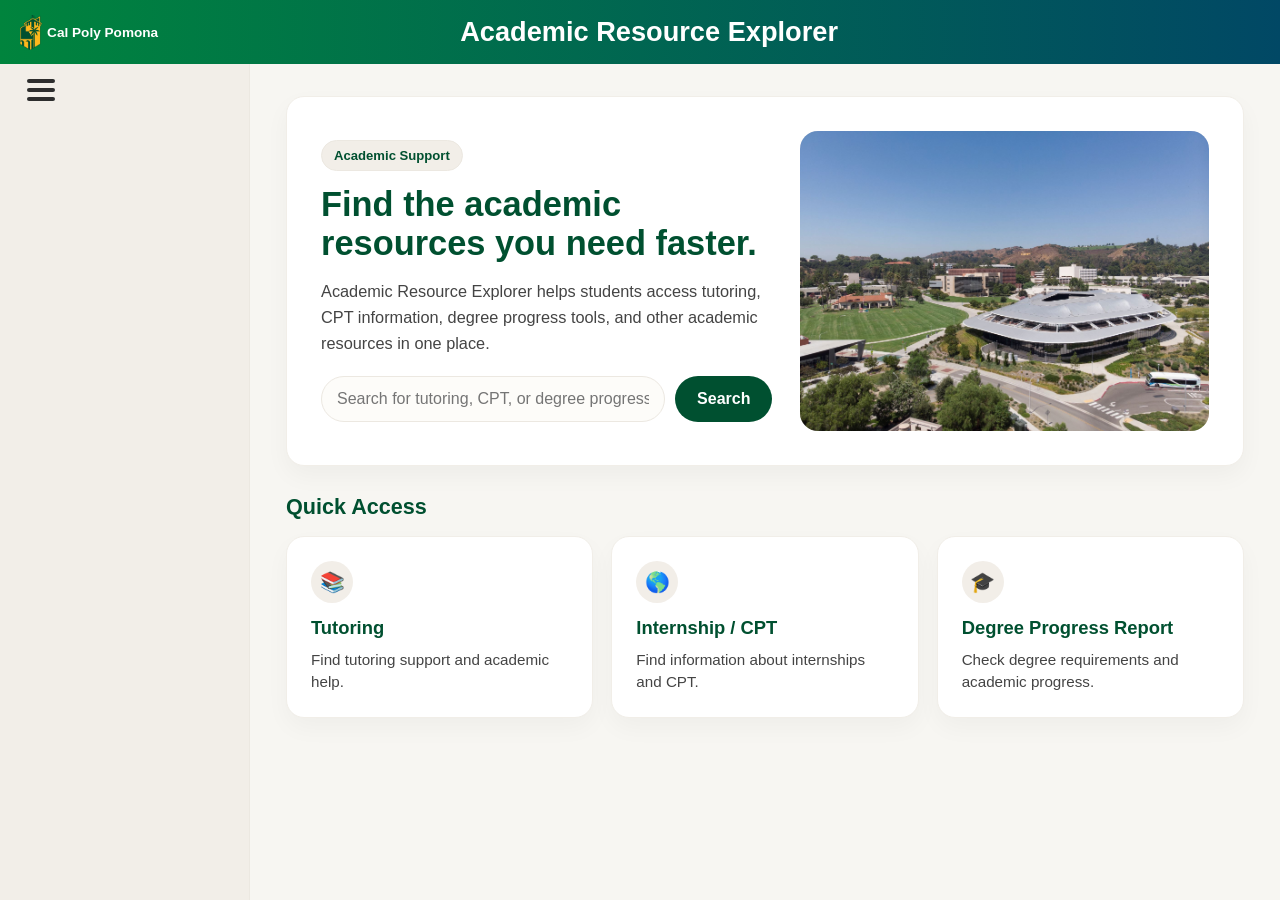
<file: index.html>
<!DOCTYPE html>
<html lang="en">
<head>
  <meta charset="UTF-8">
  <title>Academic Resource Explorer - Home</title>
  <link rel="stylesheet" href="style.css">
</head>

<body>

  <header class="header">
    <div class="header-left">
      <img src="logo.png" height = "35" alt="Cal Poly Pomona logo">
      <span class="header-subtitle">Cal Poly Pomona</span>
    </div>

    <div class="header-title">
      Academic Resource Explorer
    </div>

    <div class="header-right"></div>
  </header>

  <div class="website">

    <aside class="sidebar" id="sidebar">
      <div class="sidebar-inner">

        <div class="menu-wrap" id="menuWrap">
          <button class="menu-btn" id="menuBtn" aria-expanded="false" aria-label="Open menu">
            <span></span>
            <span></span>
            <span></span>
          </button>

          <div class="dropdown-menu">
          <a href="index.html" class="dropdown-item">
            <span class="dropdown-icon">🏠︎</span>
            <span>Home</span>
          </a>

          <a href="#" class="dropdown-item">
            <span class="dropdown-icon">🔎︎</span>
            <span>Search</span>
          </a>

          <a href="#" class="dropdown-item">
            <span class="dropdown-icon">ጸ</span>
            <span>Profile</span>
          </a>

          <a href="#" class="dropdown-item">
            <span class="dropdown-icon">➜</span>
            <span>Log out</span>
          </a>
        </div>
        </div>

      </div>
    </aside>

    <main class="main">

      <section class="home-hero">
        <div class="home-hero-text">
          <p class="home-label">Academic Support</p>

          <h1>Find the academic resources you need faster.</h1>

          <p class="home-description">
            Academic Resource Explorer helps students access tutoring, CPT information,
            degree progress tools, and other academic resources in one place.
          </p>

          <div class="search-area">
            <input type="text" placeholder="Search for tutoring, CPT, or degree progress">
            <button class="search-btn">Search</button>
          </div>
        </div>

        <div class="home-image-box">
          <img src="images/cpp.jpg" alt="CPP campus image" class="home-image">
        </div>
      </section>

      <section class="quick-section">
        <div class="section-header">
          <h2>Quick Access</h2>
        </div>

        <div class="quick-access-grid">

          <a href="tutoring.html" class="home-quick-card">
            <span class="quick-icon">📚</span>
            <h3>Tutoring</h3>
            <p>Find tutoring support and academic help.</p>
          </a>

          <a href="international.html" class="home-quick-card">
            <span class="quick-icon">🌎</span>
            <h3>Internship / CPT</h3>
            <p>Find information about internships and CPT.</p>
          </a>

          <a href="degreeReport.html" class="home-quick-card">
            <span class="quick-icon">🎓</span>
            <h3>Degree Progress Report</h3>
            <p>Check degree requirements and academic progress.</p>
          </a>

        </div>
      </section>

    </main>

  </div>

  <script>
    const menuWrap = document.getElementById("menuWrap");
    const menuBtn = document.getElementById("menuBtn");

    function toggleDropdown(event) {
      event.stopPropagation();
      const isOpen = menuWrap.classList.toggle("open");
      menuBtn.setAttribute("aria-expanded", isOpen ? "true" : "false");
    }

    function closeDropdown() {
      menuWrap.classList.remove("open");
      menuBtn.setAttribute("aria-expanded", "false");
    }

    menuBtn.addEventListener("click", toggleDropdown);

    document.addEventListener("click", (event) => {
      if (!menuWrap.contains(event.target)) {
        closeDropdown();
      }
    });
  </script>

</body>
</html>
</file>
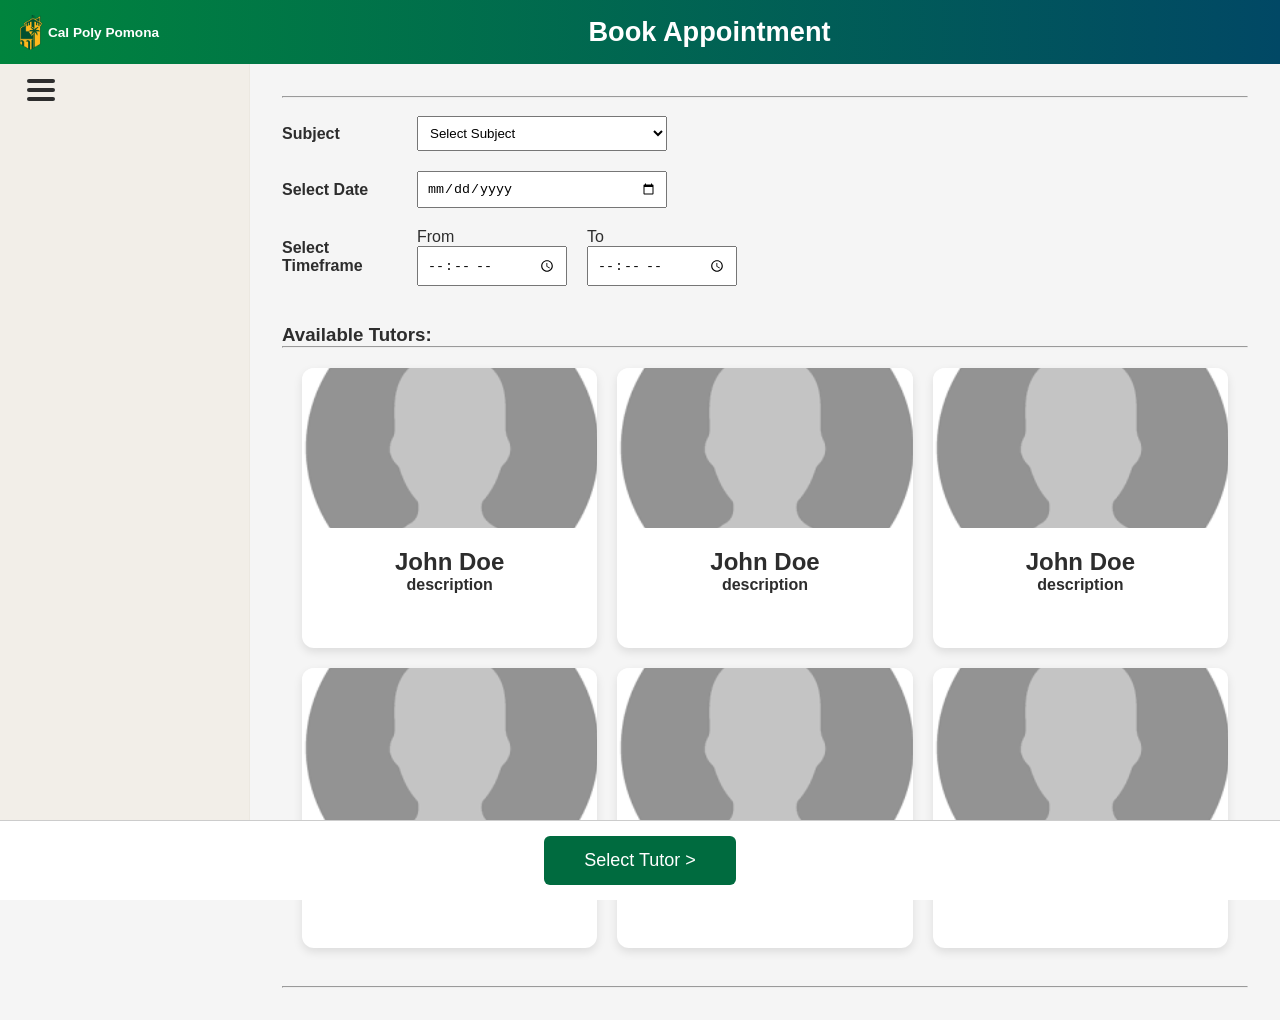
<file: bookAppointment.html>
<!DOCTYPE html>
<html lang="en">
<head>
  <meta charset="UTF-8" />
  <meta name="viewport" content="width=device-width, initial-scale=1.0" />
  <link rel="stylesheet" href="css/t5.css" />
  <title>Header and Sidebar</title>
</head>
<body>

  <header class="header">
    <div class="header-left">
      <img src="images/logo.png" alt="Cal Poly Pomona Logo" class="logo">
      <span class="header-subtitle">Cal Poly Pomona</span>
    </div>

    <h1 class="header-title">Book Appointment</h1>

    <div class="header-right"></div>
  </header>

  <div class="website">
    <aside class="sidebar">
      <div class="menu-wrap" id="menuWrap">
        <button class="menu-btn" id="menuBtn" aria-label="Toggle menu" aria-expanded="false">
          <span></span>
          <span></span>
          <span></span>
        </button>

        <div class="dropdown-menu">
          <a href="index.html" class="dropdown-item">
            <span class="dropdown-icon">🏠︎</span>
            <span>Home</span>
          </a>

          <a href="#" class="dropdown-item">
            <span class="dropdown-icon">🔎︎</span>
            <span>Search</span>
          </a>

          <a href="#" class="dropdown-item">
            <span class="dropdown-icon">ጸ</span>
            <span>Profile</span>
          </a>

          <a href="#" class="dropdown-item">
            <span class="dropdown-icon">➜</span>
            <span>Log out</span>
          </a>
        </div>
      </div>
    </aside>

    <main class="main">
      

<hr>
<br>

<link rel="stylesheet" href="css/t1.css">
<div class="form-group">
  <label for="subject">Subject</label>
  <select id="subject">
    <option>Select Subject</option>
    <option>Math</option>
    <option>Computer Science</option>
    <option>Writing</option>
  </select>
</div>

<div class="form-group">
  <label for="date">Select Date</label>
  <input type="date" id="date">
</div>

<div class="form-group">
  <label>Select Timeframe</label>

  <div class="timeframe">
    <div>
      <span>From</span>
      <input type="time">
    </div>

    <div>
      <span>To</span>
      <input type="time">
    </div>
  </div>
</div>

<br>



<h3>Available Tutors:</h3>
<hr>

<link rel="stylesheet" href="css/t3.css">

<body>
<div class="container">

<label class="box tutor-card">
  <input type="radio" name="selectedTutor" hidden>
  <img src="images/johndoe.png" style="width:300px;height:160px">
  <div class="content">
    <h2>John Doe</h2>
    <p>description</p>
  </div>
</label>

<label class="box tutor-card">
  <input type="radio" name="selectedTutor" hidden>
  <img src="images/johndoe.png" style="width:300px;height:160px">
  <div class="content">
    <h2>John Doe</h2>
    <p>description</p>
  </div>
</label>

<label class="box tutor-card">
  <input type="radio" name="selectedTutor" hidden>
  <img src="images/johndoe.png" style="width:300px;height:160px">
  <div class="content">
    <h2>John Doe</h2>
    <p>description</p>
  </div>
</label>

<label class="box tutor-card">
  <input type="radio" name="selectedTutor" hidden>
  <img src="images/johndoe.png" style="width:300px;height:160px">
  <div class="content">
    <h2>John Doe</h2>
    <p>description</p>
  </div>
</label>

<label class="box tutor-card">
  <input type="radio" name="selectedTutor" hidden>
  <img src="images/johndoe.png" style="width:300px;height:160px">
  <div class="content">
    <h2>John Doe</h2>
    <p>description</p>
  </div>
</label>

<label class="box tutor-card">
  <input type="radio" name="selectedTutor" hidden>
  <img src="images/johndoe.png" style="width:300px;height:160px">
  <div class="content">
    <h2>John Doe</h2>
    <p>description</p>
  </div>
</label>

<div class="bottom-select">
  <a href="bookConfirmation.html">
  <button>Select Tutor ></button></a>
</div>

</div>

</body>

<br>
<hr>


    </main>
  </div>

  <script src="t6.js"></script>
</body>
</html>
</file>
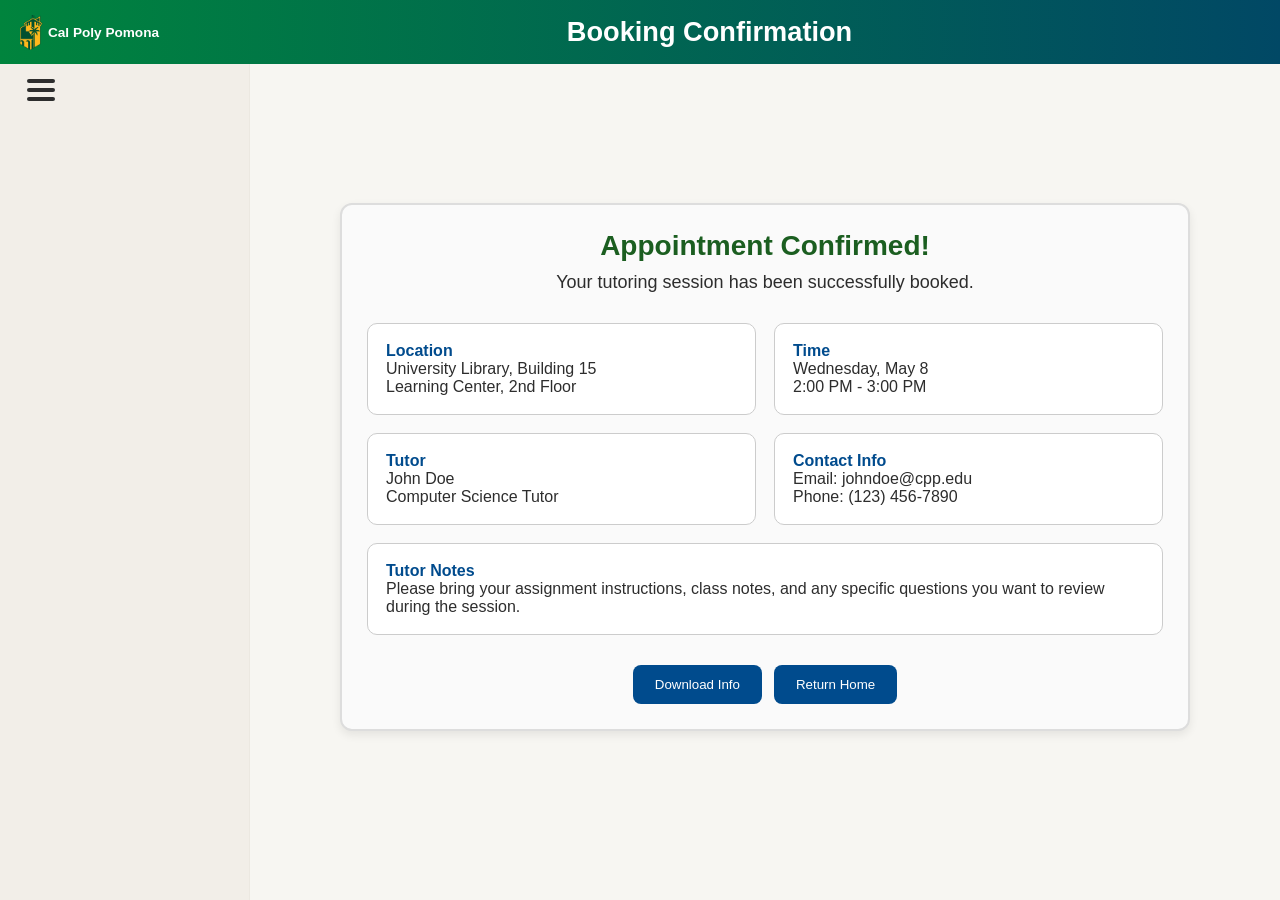
<file: bookConfirmation.html>
<!DOCTYPE html>
<html lang="en">
<head>
  <meta charset="UTF-8" />
  <meta name="viewport" content="width=device-width, initial-scale=1.0" />
  <link rel="stylesheet" href="css/t5.css" />
  <title>Header and Sidebar</title>
</head>
<body>

  <header class="header">
    <div class="header-left">
      <img src="images/logo.png" alt="Cal Poly Pomona Logo" class="logo">
      <span class="header-subtitle">Cal Poly Pomona</span>
    </div>

    <h1 class="header-title">Booking Confirmation</h1>

    <div class="header-right"></div>
  </header>

  <div class="website">
    <aside class="sidebar">
      <div class="menu-wrap" id="menuWrap">
        <button class="menu-btn" id="menuBtn" aria-label="Toggle menu" aria-expanded="false">
          <span></span>
          <span></span>
          <span></span>
        </button>

        <div class="dropdown-menu">
          <a href="index.html" class="dropdown-item">
            <span class="dropdown-icon">🏠︎</span>
            <span>Home</span>
          </a>

          <a href="#" class="dropdown-item">
            <span class="dropdown-icon">🔎︎</span>
            <span>Search</span>
          </a>

          <a href="#" class="dropdown-item">
            <span class="dropdown-icon">ጸ</span>
            <span>Profile</span>
          </a>

          <a href="#" class="dropdown-item">
            <span class="dropdown-icon">➜</span>
            <span>Log out</span>
          </a>
        </div>
      </div>
    </aside>

    <main class="main">
        <link rel="stylesheet" href="css/t2.css">
      
<br>
<br>
<br>
<br>

<div class="confirmation-wrapper">
  <h2 class="confirmation-title">Appointment Confirmed!</h2>
  <p class="confirmation-message">Your tutoring session has been successfully booked.</p>

  <div class="confirmation-details">
    <div class="detail-card">
      <h4>Location</h4>
      <p>University Library, Building 15<br>Learning Center, 2nd Floor</p>
    </div>

    <div class="detail-card">
      <h4>Time</h4>
      <p>Wednesday, May 8<br>2:00 PM - 3:00 PM</p>
    </div>

    <div class="detail-card">
      <h4>Tutor</h4>
      <p>John Doe<br>Computer Science Tutor</p>
    </div>

    <div class="detail-card">
      <h4>Contact Info</h4>
      <p>Email: johndoe@cpp.edu<br>Phone: (123) 456-7890</p>
    </div>

    <div class="detail-card notes-card">
      <h4>Tutor Notes</h4>
      <p>Please bring your assignment instructions, class notes, and any specific questions you want to review during the session.</p>
    </div>
  </div>

  <div class="confirmation-buttons">
    <button class="download-info-btn" type="button">Download Info</button>
    <button><a href="index.html">Return Home</a></button>
  </div>
</div>

</body>
    </main>
  </div>

  <script src="t6.js"></script>
</body>
</html>
</file>
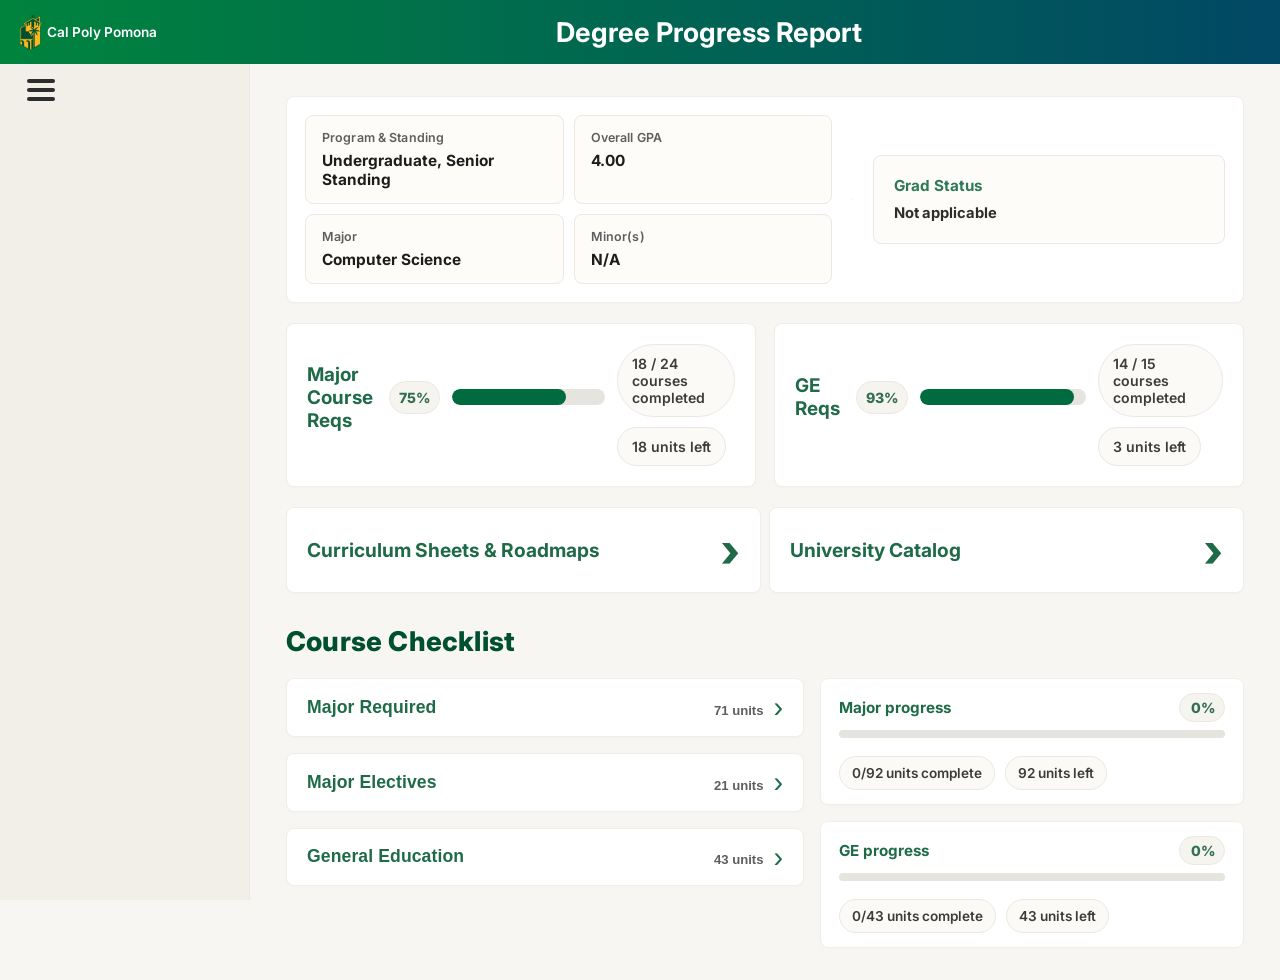
<file: degreeReport.html>
<!DOCTYPE html>
<html lang="en">
<head>
  <meta charset="UTF-8" />
  <meta name="viewport" content="width=device-width, initial-scale=1.0" />
  <link href="https://fonts.googleapis.com/css2?family=Inter:wght@400;500;600;700;800&display=swap" rel="stylesheet" />
  <link rel="stylesheet" href="styleD1.css" />
</head>

<body data-page="checklist">

  <header class="header">
    <div class="header-left">
      <img src="logo.png" alt="Cal Poly Pomona Logo" class="logo">
      <span class="header-subtitle">Cal Poly Pomona</span>
    </div>
    <h1 class="header-title">Degree Progress Report</h1>
    <div class="header-right"></div>
  </header>

  <div class="website">
    <aside class="sidebar" id="sidebar">
      <div class="sidebar-inner">
        <div class="menu-wrap" id="menuWrap">
          <button class="menu-btn" id="menuBtn" aria-label="Toggle menu" aria-expanded="false">
            <span></span>
            <span></span>
            <span></span>
          </button>

          <div class="dropdown-menu">
          <a href="index.html" class="dropdown-item">
            <span class="dropdown-icon">🏠︎</span>
            <span>Home</span>
          </a>

          <a href="#" class="dropdown-item">
            <span class="dropdown-icon">🔎︎</span>
            <span>Search</span>
          </a>

          <a href="#" class="dropdown-item">
            <span class="dropdown-icon">ጸ</span>
            <span>Profile</span>
          </a>

          <a href="#" class="dropdown-item">
            <span class="dropdown-icon">➜</span>
            <span>Log out</span>
          </a>
        </div>
        </div>
      </div>
    </aside>

    <main class="main">
      <section class="report-shell">

        <section class="profile-card">
          <div class="profile-left">
            <div class="info-bubble">
              <div class="bubble-label">Program & Standing</div>
              <div class="bubble-value">Undergraduate, Senior Standing</div>
            </div>
            <div class="info-bubble">
              <div class="bubble-label">Overall GPA</div>
              <div class="bubble-value">4.00</div>
            </div>
            <div class="info-bubble">
              <div class="bubble-label">Major</div>
              <div class="bubble-value">Computer Science</div>
            </div>
            <div class="info-bubble">
              <div class="bubble-label">Minor(s)</div>
              <div class="bubble-value">N/A</div>
            </div>
          </div>

          <div class="divider"></div>

          <div class="profile-right">
            <div class="status-bubble">
              <div class="status-label">Grad Status</div>
              <div class="status-value">Not applicable</div>
            </div>
          </div>
        </section>

        <section class="progress-grid">
          <article class="progress-card">
            <div class="section-header">
              <h2>Major Course Reqs</h2>
              <span class="percent-pill">75%</span>
            </div>

            <div class="progress-bar">
              <div class="progress-fill" style="width: 75%;"></div>
            </div>

            <div class="progress-details">
              <span class="detail-pill">18 / 24 courses completed</span>
              <span class="detail-pill">18 units left</span>
            </div>
          </article>

          <article class="progress-card">
            <div class="section-header">
              <h2>GE Reqs</h2>
              <span class="percent-pill">93%</span>
            </div>

            <div class="progress-bar">
              <div class="progress-fill" style="width: 93%;"></div>
            </div>

            <div class="progress-details">
              <span class="detail-pill">14 / 15 courses completed</span>
              <span class="detail-pill">3 units left</span>
            </div>
          </article>
        </section>

        <section class="curriculum-catalog-grid">
          <a href="https://www.cpp.edu/academic-programs/academic-advising/tools/sheets-roadmaps/index.shtml" target="_blank" rel="noopener noreferrer" class="curriculum-btn">
            <span>Curriculum Sheets & Roadmaps</span>
            <span class="arrow">›</span>
          </a>

          <a href="https://catalog.cpp.edu/" target="_blank" rel="noopener noreferrer" class="catalog-btn">
            <span>University Catalog</span>
            <span class="arrow">›</span>
          </a>
        </section>

        <section class="main2 checklist-section">
          <h1 class="page-title">Course Checklist</h1>

          <div class="twoCols">
            <div class="stack" aria-label="All checklists">

              <section class="card accordion-card" aria-label="Major required checklist">
                <button class="accordion-toggle" aria-expanded="false" onclick="toggleAccordion(this)">
                  <div class="cardTitle">
                    <h2>Major Required</h2>
                    <small>71 units</small>
                  </div>
                  <span class="accordion-arrow">›</span>
                </button>
                <div class="accordion-body" hidden>
                  <div class="checklist" id="majorRequiredList" aria-label="Major required list"></div>
                </div>
              </section>

              <section class="card accordion-card" aria-label="Major electives checklist">
                <button class="accordion-toggle" aria-expanded="false" onclick="toggleAccordion(this)">
                  <div class="cardTitle">
                    <h2>Major Electives</h2>
                    <small>21 units</small>
                  </div>
                  <span class="accordion-arrow">›</span>
                </button>
                <div class="accordion-body" hidden>
                  <div class="meta" id="electiveRules" aria-label="Elective rules summary"></div>
                  <div class="checklist" id="majorElectivesList" aria-label="Major electives list"></div>
                </div>
              </section>

              <section class="card accordion-card" aria-label="General Education checklist">
                <button class="accordion-toggle" aria-expanded="false" onclick="toggleAccordion(this)">
                  <div class="cardTitle">
                    <h2>General Education</h2>
                    <small>43 units</small>
                  </div>
                  <span class="accordion-arrow">›</span>
                </button>
                <div class="accordion-body" hidden>
                  <div class="checklist" id="geChecklist" aria-label="General education requirements list"></div>
                  <div class="meta" style="margin-top:10px;">
                    <span>
                      Approved courses list:
                      <a class="link" href="https://catalog.cpp.edu" target="_blank" rel="noreferrer">catalog.cpp.edu</a>
                    </span>
                  </div>
                </div>
              </section>

            </div>

            <div class="stack">
              <section class="card progress-compact" aria-label="Major progress summary">
                <div class="progress-compact-header">
                  <span class="progress-compact-title">Major progress</span>
                  <div class="pct" id="majorPct2">0%</div>
                </div>
                <div class="bar" aria-hidden="true">
                  <span id="majorBarFill2"></span>
                </div>
                <div class="meta" aria-label="Major progress details">
                  <span id="majorCompleted2">—</span>
                  <span id="majorUnitsLeft2">—</span>
                </div>
              </section>

              <section class="card progress-compact" aria-label="GE progress summary">
                <div class="progress-compact-header">
                  <span class="progress-compact-title">GE progress</span>
                  <div class="pct" id="gePct2">0%</div>
                </div>
                <div class="bar" aria-hidden="true">
                  <span id="geBarFill2"></span>
                </div>
                <div class="meta" aria-label="GE progress details">
                  <span id="geCompleted2">—</span>
                  <span id="geUnitsLeft2">—</span>
                </div>
              </section>
            </div>
          </div>
        </section>

      </section>
    </main>
  </div>

  <div class="overlay" id="overlay"></div>

  <script src="scriptD1.js"></script>
</body>
</html>
</file>
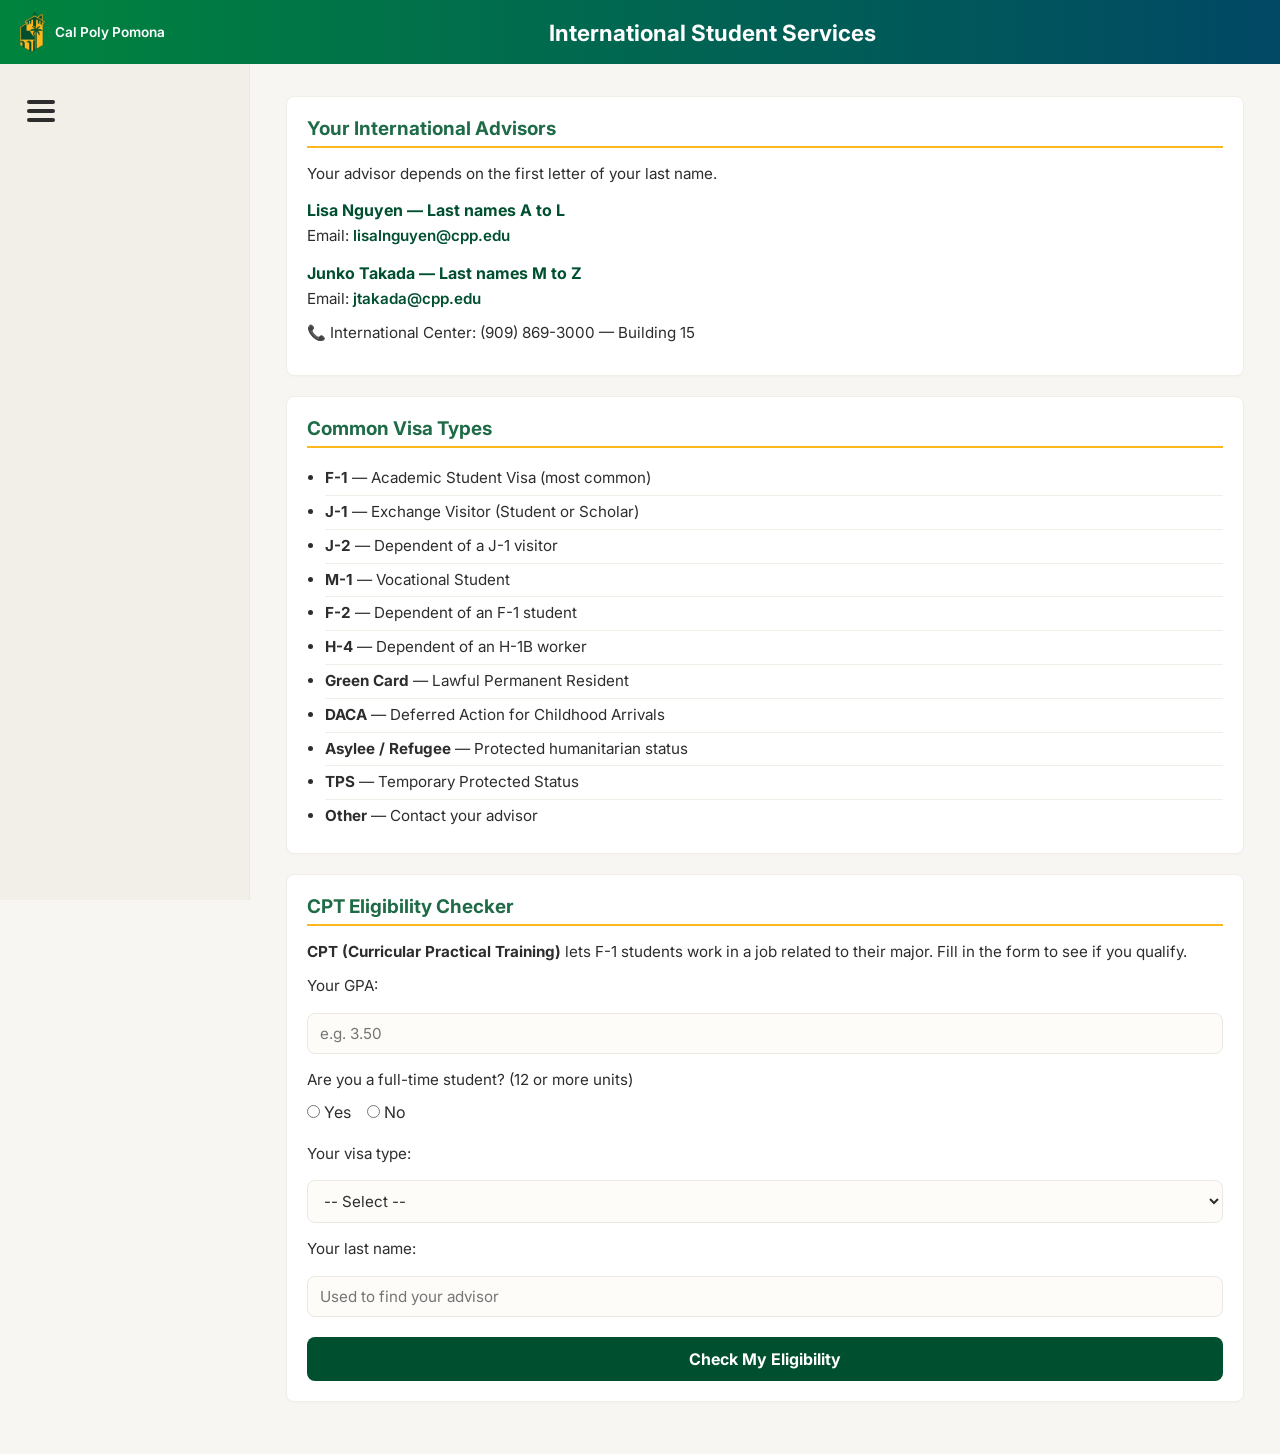
<file: international.html>
<!DOCTYPE html>
<html lang="en">
<head>
  <meta charset="UTF-8">
  <meta name="viewport" content="width=device-width, initial-scale=1.0">
  <link href="https://fonts.googleapis.com/css2?family=Inter:wght@400;500;600;700;800&display=swap" rel="stylesheet">
  <title>International Students - Cal Poly Pomona</title>
  <link rel="stylesheet" href="style1.css">
</head>
<body>

  <!-- Header: logo left, title center, home button right -->
  <header class="header">
    <div class="header-left">
      <img src="logo.png" alt="Cal Poly Pomona logo" class="logo">
      <span class="header-subtitle">Cal Poly Pomona</span>
    </div>
    <h1 class="header-title">International Student Services</h1>
    <div class="header-right"></div>
  </header>

  <div class="website">

    <aside class="sidebar">
      <div class="menu-wrap" id="menuWrap">
        <button class="menu-btn" id="menuBtn" aria-label="Toggle menu" aria-expanded="false">
          <span></span>
          <span></span>
          <span></span>
        </button>
        <div class="dropdown-menu" id="dropdownMenu">
          <a href="index.html" class="dropdown-item">
            <span class="dropdown-icon">🏠︎</span>
            <span>Home</span>
          </a>
          <a href="#" class="dropdown-item">
            <span class="dropdown-icon">⌕</span>
            <span>Search</span>
          </a>
          <a href="#" class="dropdown-item">
            <span class="dropdown-icon">ጸ</span>
            <span>Profile</span>
          </a>
          <a href="#" class="dropdown-item">
            <span class="dropdown-icon">➜</span>
            <span>Log out</span>
          </a>
        </div>
      </div>
    </aside>

    <!-- Main content -->
    <main class="main">

      <!-- Advisors -->
      <section id="advisors">
        <h2>Your International Advisors</h2>
        <p>Your advisor depends on the first letter of your last name.</p>

        <h3>Lisa Nguyen — Last names A to L</h3>
        <p>Email: <a href="mailto:lisalnguyen@cpp.edu" style="color:#005030; font-weight:600;">lisalnguyen@cpp.edu</a></p>

        <h3>Junko Takada — Last names M to Z</h3>
        <p>Email: <a href="mailto:jtakada@cpp.edu" style="color:#005030; font-weight:600;">jtakada@cpp.edu</a></p>

        <p>📞 International Center: (909) 869-3000 — Building 15</p>
      </section>


      <!-- Visa Types -->
      <section id="visa">
        <h2>Common Visa Types</h2>
        <ul>
          <li><strong>F-1</strong> — Academic Student Visa (most common)</li>
          <li><strong>J-1</strong> — Exchange Visitor (Student or Scholar)</li>
          <li><strong>J-2</strong> — Dependent of a J-1 visitor</li>
          <li><strong>M-1</strong> — Vocational Student</li>
          <li><strong>F-2</strong> — Dependent of an F-1 student</li>
          <li><strong>H-4</strong> — Dependent of an H-1B worker</li>
          <li><strong>Green Card</strong> — Lawful Permanent Resident</li>
          <li><strong>DACA</strong> — Deferred Action for Childhood Arrivals</li>
          <li><strong>Asylee / Refugee</strong> — Protected humanitarian status</li>
          <li><strong>TPS</strong> — Temporary Protected Status</li>
          <li><strong>Other</strong> — Contact your advisor</li>
        </ul>
      </section>


      <!-- CPT Eligibility Checker -->
      <section id="cpt">
        <h2>CPT Eligibility Checker</h2>
        <p>
          <strong>CPT (Curricular Practical Training)</strong> lets F-1 students
          work in a job related to their major. Fill in the form to see if you qualify.
        </p>

        <p>Your GPA:</p>
        <input type="number" id="gpa" min="0" max="4.0" step="0.01" placeholder="e.g. 3.50">

        <p>Are you a full-time student? (12 or more units)</p>
        <input type="radio" name="fulltime" value="yes"> Yes &nbsp;&nbsp;
        <input type="radio" name="fulltime" value="no"> No
        <br><br>

        <p>Your visa type:</p>
        <select id="visa-select">
          <option value="">-- Select --</option>
          <option value="f1">F-1 — Academic Student</option>
          <option value="j1">J-1 — Exchange Visitor</option>
          <option value="m1">M-1 — Vocational Student</option>
          <option value="f2">F-2 — F-1 Dependent</option>
          <option value="h4">H-4 — H-1B Dependent</option>
          <option value="j2">J-2 — J-1 Dependent</option>
          <option value="gc">Green Card</option>
          <option value="daca">DACA</option>
          <option value="asylee">Asylee / Refugee</option>
          <option value="tps">TPS</option>
          <option value="other">Other</option>
        </select>

        <p>Your last name:</p>
        <input type="text" id="lastname" placeholder="Used to find your advisor">

        <button onclick="checkCPT()">Check My Eligibility</button>

        <div id="result"></div>
      </section>

    </main>
  </div>




  <script>
    // ── Dropdown menu toggle (same logic as friend's script.js) ──
    var menuWrap = document.getElementById("menuWrap");
    var menuBtn  = document.getElementById("menuBtn");

    menuBtn.addEventListener("click", function () {
      var isOpen = menuWrap.classList.contains("open");
      menuWrap.classList.toggle("open");
      menuBtn.setAttribute("aria-expanded", !isOpen);
    });

    // Close the menu when clicking anywhere else on the page
    document.addEventListener("click", function (e) {
      if (!menuWrap.contains(e.target)) {
        menuWrap.classList.remove("open");
        menuBtn.setAttribute("aria-expanded", "false");
      }
    });

    // Close the menu when a dropdown link is clicked
    var dropdownItems = document.querySelectorAll(".dropdown-item");
    dropdownItems.forEach(function (item) {
      item.addEventListener("click", function () {
        menuWrap.classList.remove("open");
        menuBtn.setAttribute("aria-expanded", "false");
      });
    });


    // ── CPT Eligibility Checker ──
    function checkCPT() {

      var gpa      = parseFloat(document.getElementById("gpa").value);
      var visa     = document.getElementById("visa-select").value;
      var lastname = document.getElementById("lastname").value;

      var fulltimeBtn = document.querySelector('input[name="fulltime"]:checked');
      var fulltime    = fulltimeBtn ? fulltimeBtn.value : "";

      if (isNaN(gpa))     { alert("Please enter your GPA.");                return; }
      if (fulltime == "") { alert("Please answer the full-time question.");  return; }
      if (visa == "")     { alert("Please select your visa type.");          return; }
      if (lastname == "") { alert("Please enter your last name.");           return; }

      var gpaOK      = gpa >= 2.0;
      var fulltimeOK = fulltime == "yes";
      var visaOK     = visa == "f1";

      var letter = lastname.charAt(0).toUpperCase();
      var advisorName;
      var advisorEmail;

      if (letter >= "A" && letter <= "L") {
        advisorName  = "Lisa Nguyen (Last names A to L)";
        advisorEmail = "lisalnguyen@cpp.edu";
      } else {
        advisorName  = "Junko Takada (Last names M to Z)";
        advisorEmail = "jtakada@cpp.edu";
      }

      var result = document.getElementById("result");

      if (gpaOK && fulltimeOK && visaOK) {

        result.innerHTML =
          "<h3>✅ You qualify for CPT!</h3>" +
          "<p>You meet all the requirements. Contact your advisor to apply.</p>" +
          "<p>Your advisor: <strong>" + advisorName + "</strong><br>" +
          "Email: <a href='mailto:" + advisorEmail + "' style='color:#005030; font-weight:600;'>" + advisorEmail + "</a></p>";

        result.className = "pass";

      } else {

        var reasons = "<ul>";
        if (!gpaOK)      reasons += "<li>Your GPA is " + gpa.toFixed(2) + " — minimum is 2.0</li>";
        if (!fulltimeOK) reasons += "<li>You must be a full-time student (12 or more units)</li>";
        if (!visaOK)     reasons += "<li>CPT is only for F-1 visa students</li>";
        reasons += "</ul>";

        result.innerHTML =
          "<h3>❌ You do not qualify for CPT</h3>" +
          "<p>You did not meet these requirements:</p>" +
          reasons +
          "<p>Contact your advisor for help.<br>" +
          "<strong>" + advisorName + "</strong><br>" +
          "Email: <a href='mailto:" + advisorEmail + "' style='color:#8b1a1a; font-weight:600;'>" + advisorEmail + "</a></p>";

        result.className = "fail";
      }

      document.getElementById("result").scrollIntoView({ behavior: "smooth" });
    }
  </script>

</body>
</html>
</file>
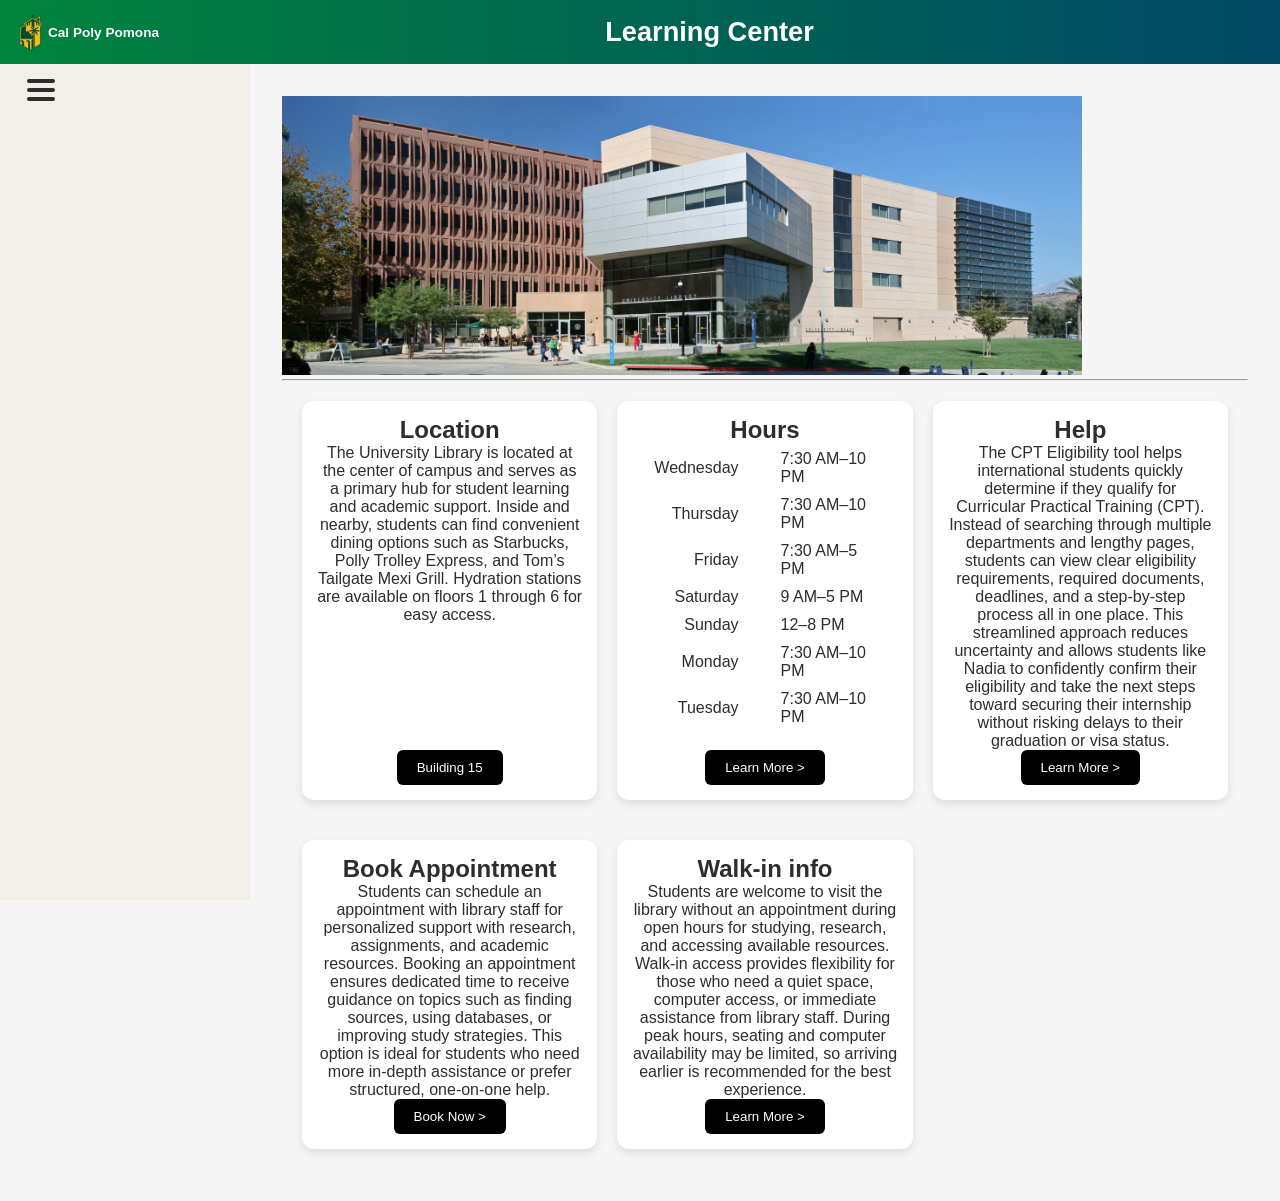
<file: learningCenter.html>
<!DOCTYPE html>
<html lang="en">
<head>
  <meta charset="UTF-8" />
  <meta name="viewport" content="width=device-width, initial-scale=1.0" />
  <link rel="stylesheet" href="css/t5.css" />
  <title>Header and Sidebar</title>
</head>
<body>

  <header class="header">
    <div class="header-left">
      <img src="images/logo.png" alt="Cal Poly Pomona Logo" class="logo">
      <span class="header-subtitle">Cal Poly Pomona</span>
    </div>

    <h1 class="header-title">Learning Center</h1>

    <div class="header-right"></div>
  </header>

  <div class="website">
    <aside class="sidebar">
      <div class="menu-wrap" id="menuWrap">
        <button class="menu-btn" id="menuBtn" aria-label="Toggle menu" aria-expanded="false">
          <span></span>
          <span></span>
          <span></span>
        </button>

        <div class="dropdown-menu">
          <a href="index.html" class="dropdown-item">
            <span class="dropdown-icon">🏠︎</span>
            <span>Home</span>
          </a>

          <a href="#" class="dropdown-item">
            <span class="dropdown-icon">🔎︎</span>
            <span>Search</span>
          </a>

          <a href="#" class="dropdown-item">
            <span class="dropdown-icon">ጸ</span>
            <span>Profile</span>
          </a>

          <a href="#" class="dropdown-item">
            <span class="dropdown-icon">➜</span>
            <span>Log out</span>
          </a>
        </div>
      </div>
    </aside>

    <main class="main">
      

<img src="images/library.jpg" alt="CalPolyPomona" style="width:800px;height:400;border-top:400px;">

<hr>

<link rel="stylesheet" href="css/t3.css">

<body>

<div class="container">
  
  <div class="box">
    <div class="content">
      <h2>
        Location
      </h2>
      <p>
        The University Library is located at the center of campus and serves as a primary hub for 
        student learning and academic support. Inside and nearby, students can find convenient 
        dining options such as Starbucks, Polly Trolley Express, and Tom’s Tailgate Mexi Grill. 
        Hydration stations are available on floors 1 through 6 for easy access.
      </p>
      <button>
        <a href="https://www.cpp.edu/maps?id=1130#!m/351847?share" target="_blank" style="color:white"> Building 15 </a>
      </button>
    </div>
  </div>

  <div class="box">
    <div class="content">
      <h2>
        Hours
      </h2>


      <table class="hours-table">
      <tr><td>Wednesday</td><td>7:30 AM–10 PM</td></tr>
      <tr><td>Thursday</td><td>7:30 AM–10 PM</td></tr>
      <tr><td>Friday</td><td>7:30 AM–5 PM</td></tr>
      <tr><td>Saturday</td><td>9 AM–5 PM</td></tr>
      <tr><td>Sunday</td><td>12–8 PM</td></tr>
      <tr><td>Monday</td><td>7:30 AM–10 PM</td></tr>
      <tr><td>Tuesday</td><td>7:30 AM–10 PM</td></tr>
    </table>
      

      <button>
        <a href="#nothing" style="color:white"> Learn More > </a>
      </button>
    </div>
    </div>

  <div class="box">
    <div class="content">
      <h2>
        Help
      </h2>
      <p>
        The CPT Eligibility tool helps international students quickly determine if they qualify for 
        Curricular Practical Training (CPT). Instead of searching through multiple departments and 
        lengthy pages, students can view clear eligibility requirements, required documents, deadlines, 
        and a step-by-step process all in one place. This streamlined approach reduces uncertainty and 
        allows students like Nadia to confidently confirm their eligibility and take the next steps toward 
        securing their internship without risking delays to their graduation or visa status.
      </p>
      <button>
        <a href="#nothing" style="color:white"> Learn More > </a>
      </button>
    </div>
  </div>

</div>


<div class="container">
  
  <div class="box">
    <div class="content">
      <h2>
        Book Appointment
      </h2>
      <p>
        Students can schedule an appointment with library staff for personalized support with research, 
        assignments, and academic resources. Booking an appointment ensures dedicated time to receive 
        guidance on topics such as finding sources, using databases, or improving study strategies. 
        This option is ideal for students who need more in-depth assistance or prefer structured, 
        one-on-one help.
      </p>
      <button>
        <a href="bookAppointment.html" style="color:white"> Book Now > </a>
      </button>
    </div>
  </div>

  <div class="box">
    <div class="content">
      <h2>
        Walk-in info
      </h2>

      <p>
        Students are welcome to visit the library without an appointment during open hours for 
        studying, research, and accessing available resources. Walk-in access provides flexibility
         for those who need a quiet space, computer access, or immediate assistance from library 
         staff. During peak hours, seating and computer availability may be limited, so arriving 
         earlier is recommended for the best experience.
      </p>
      

      <button>
        <a href="#nothing" style="color:white"> Learn More > </a>
      </button>
    </div>
    </div>

</div>


    </main>
  </div>

  <script src="t6.js"></script>
</body>
</html>
</file>
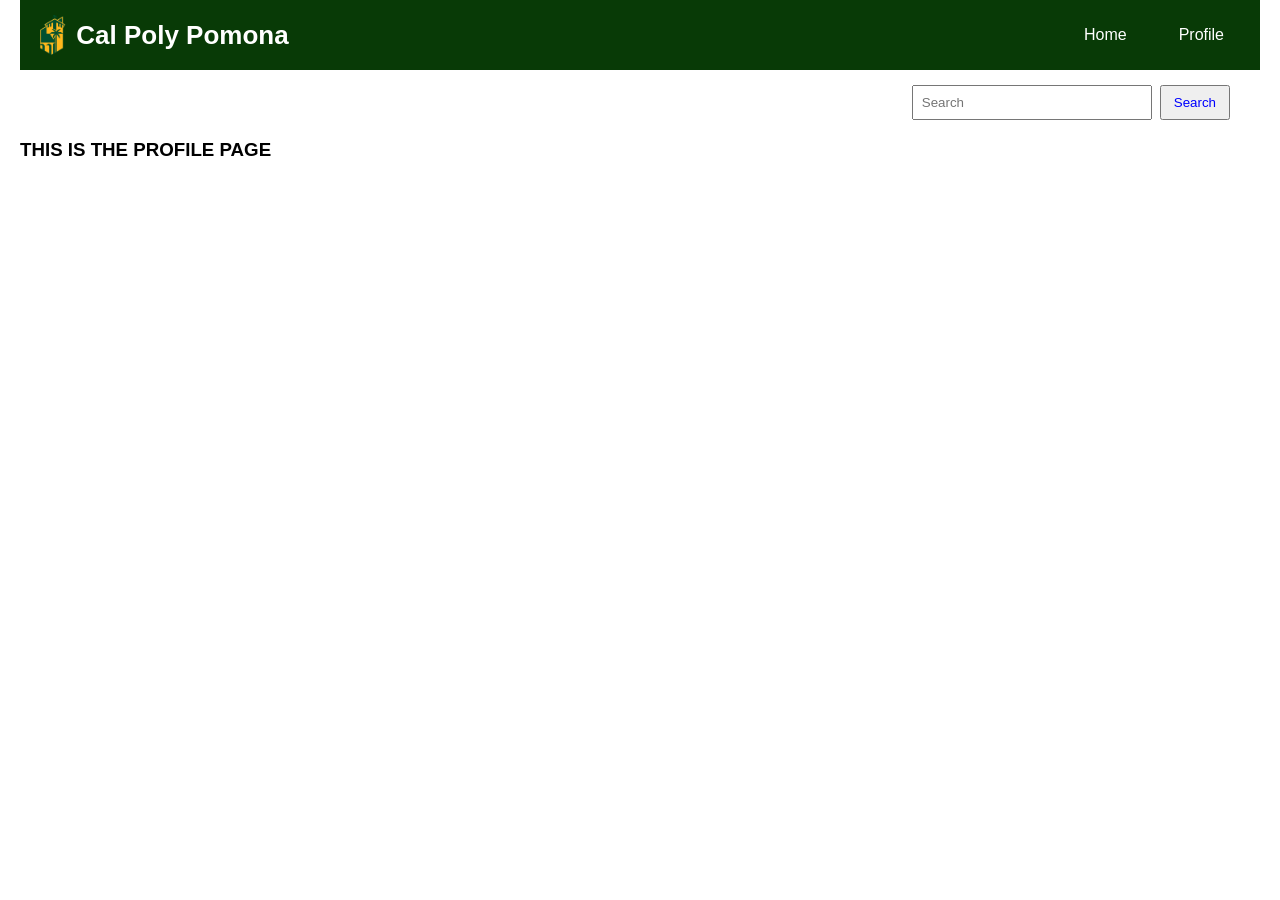
<file: profile.html>
<!DOCTYPE html>
<html>
<head>
<meta name="viewport" content="width=device-width, initial-scale=1">
<link rel="stylesheet" href="https://cdnjs.cloudflare.com/ajax/libs/font-awesome/4.7.0/css/font-awesome.min.css">
<link rel="stylesheet" href="css/t4.css">


</head>
<body style="background-color:white;">

<div class="navbar">
  <div class="logo-area">
  <img src="images/logo.png" class="logo-icon">
  <span class="logo-text">Cal Poly Pomona</span>
</div>

  <div class="nav-links">
    <a href="home.html">Home</a>
    <a href="profile.html">Profile</a>
    </div>
  </div>
</div>

<div class="search-area">
  <input type="text" placeholder="Search">
  <button>Search</button>
</div>

<h3>THIS IS THE PROFILE PAGE</h3>

</body>
</html>
</file>
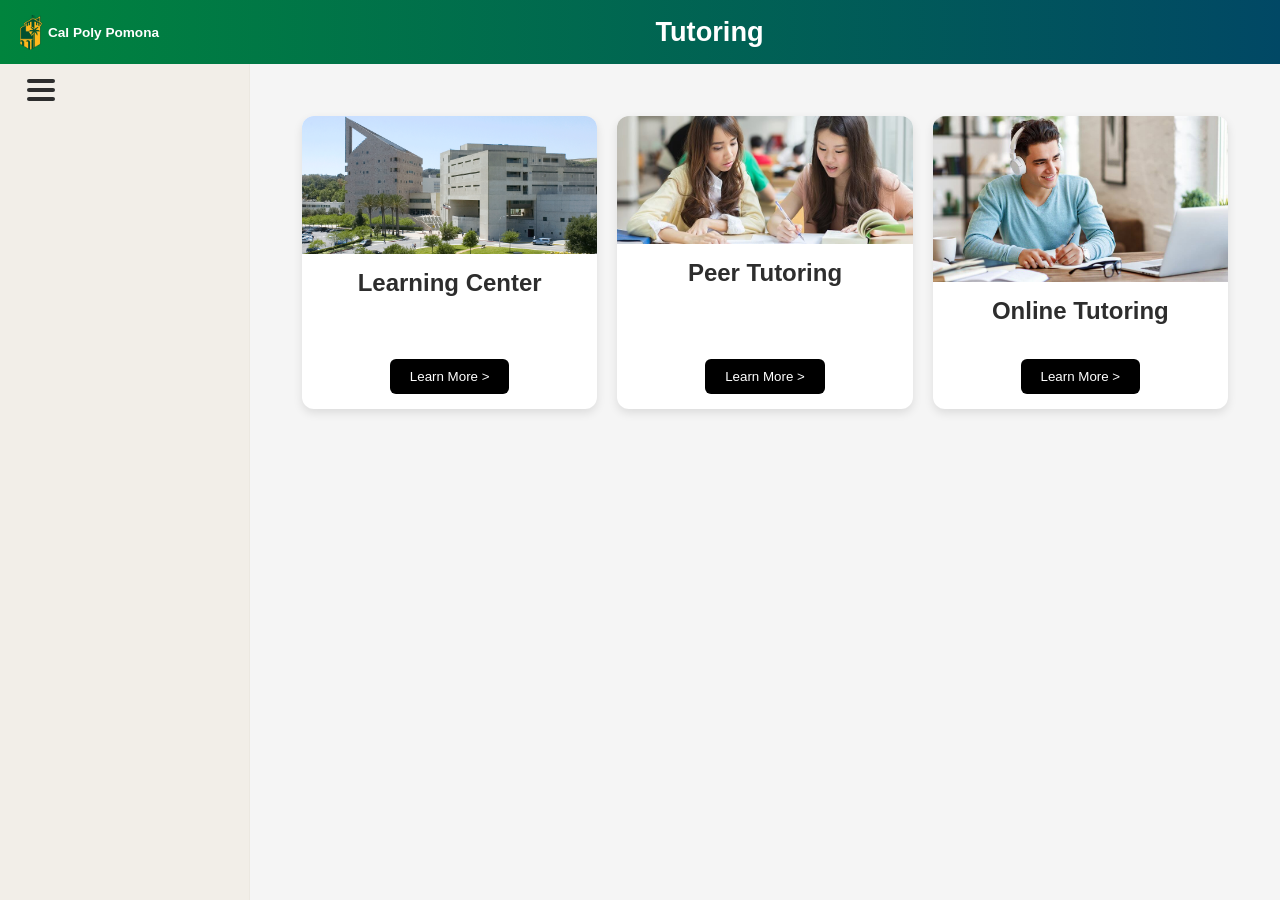
<file: tutoring.html>
<!DOCTYPE html>
<html lang="en">
<head>
  <meta charset="UTF-8" />
  <meta name="viewport" content="width=device-width, initial-scale=1.0" />
  <link rel="stylesheet" href="css/t5.css" />
  <title>Header and Sidebar</title>
</head>
<body>

  <header class="header">
    <div class="header-left">
      <img src="images/logo.png" alt="Cal Poly Pomona Logo" class="logo">
      <span class="header-subtitle">Cal Poly Pomona</span>
    </div>

    <h1 class="header-title">Tutoring</h1>

    <div class="header-right"></div>
  </header>

  <div class="website">
    <aside class="sidebar">
      <div class="menu-wrap" id="menuWrap">
        <button class="menu-btn" id="menuBtn" aria-label="Toggle menu" aria-expanded="false">
          <span></span>
          <span></span>
          <span></span>
        </button>

        <div class="dropdown-menu">
          <a href="index.html" class="dropdown-item">
            <span class="dropdown-icon">🏠︎</span>
            <span>Home</span>
          </a>

          <a href="#" class="dropdown-item">
            <span class="dropdown-icon">🔎︎</span>
            <span>Search</span>
          </a>

          <a href="#" class="dropdown-item">
            <span class="dropdown-icon">ጸ</span>
            <span>Profile</span>
          </a>

          <a href="#" class="dropdown-item">
            <span class="dropdown-icon">➜</span>
            <span>Log out</span>
          </a>
        </div>
      </div>
    </aside>

    <main class="main">
      <link rel="stylesheet" href="css/t3.css">

<body>

<div class="container">
  
  <div class="box">
    <img src="images/learningCenter.gif" alt="">
    <div class="content">
      <h2>
        Learning Center
      </h2>
      <p>
        
      </p>

      <button>
        <a href="learningCenter.html" style="color:white"> Learn More > </a>
      </button>
    </div>
  </div>

  <div class="box">
    <img src="images/peer2peer.jpg" alt="">
    <div class="content">
      <h2>
        Peer Tutoring
      </h2>
      <button>
        <a href="#" style="color:white"> Learn More > </a>
      </button>
    </div>
    </div>

  <div class="box">
    <img src="images/online.jpg" alt="">
    <div class="content">
      <h2>
        Online Tutoring
      </h2>
      <button>
        <a href="#" style="color:white"> Learn More > </a>
      </button>
    </div>
  </div>

</div>

</body>
    </main>
  </div>

  <script src="t6.js"></script>
</body>
</html>
</file>
<file: style.css>
:root {
  /* primary colors */
  --cpp-green: #005030;
  --cpp-gold: #FFB81C;

  /* secondary colors */
  --avocado: #A4D65E;
  --eggshell: #F2EEE8;
  --white: #FFFFFF;
  --black: #2d2d2d;
  --poly-gradient: linear-gradient(#FFB81C, #A4D65E);

  /* other */
  --line: #ece8e1;
  --line-soft: #f1eee8;
  --header-height: 64px;
}

/* Reset */
* {
  box-sizing: border-box;
  margin: 0;
  padding: 0;
}

body {
  font-family: "Inter", Arial, sans-serif;
  background: #f7f6f2;
  color: var(--black);
}

a {
  text-decoration: none;
  color: inherit;
}

/* Header */

.header {
  display: grid;
  grid-template-columns: auto 1fr auto;
  align-items: center;
  background: linear-gradient(90deg, #00843d 0%, #014865 100%);
  color: white;
  padding: 0 20px;
  height: var(--header-height);
  position: sticky;
  top: 0;
  z-index: 1000;
}

.header-left {
  display: flex;
  align-items: center;
  gap: 5px;
}

.header-subtitle {
  font-size: 0.85rem;
  font-weight: 600;
}

.header-title {
  text-align: center;
  font-size: 1.7rem;
  font-weight: 700;
}

.header-right {
  min-width: 120px;
}

/* Main layout */

.website {
  min-height: calc(100vh - var(--header-height));
  display: flex;
  position: relative;
}

.sidebar {
  width: 250px;
  background: var(--eggshell);
  border-right: 1px solid var(--line);
  padding: 0 15px;
  position: sticky;
  top: var(--header-height);
  height: calc(100vh - var(--header-height));
  align-self: flex-start;
}

.sidebar-inner {
  position: relative;
  height: 100%;
}

.main {
  flex: 1;
  padding: 32px 36px;
}

/* Dropdown menu */

.menu-wrap {
  position: sticky;
  top: 10px;
  display: inline-block;
  z-index: 50;
}

.menu-btn {
  width: 52px;
  height: 52px;
  border: none;
  background: transparent;
  cursor: pointer;
  display: flex;
  flex-direction: column;
  justify-content: center;
  align-items: center;
  gap: 5px;
  padding: 0;
  transition: background 0.2s ease, transform 0.2s ease;
}

.menu-btn:active {
  transform: scale(0.98);
}

.menu-btn span {
  display: block;
  width: 28px;
  height: 4px;
  background: var(--black);
  border-radius: 999px;
  transition: transform 0.28s ease, opacity 0.2s ease;
  transform-origin: center;
}

.menu-wrap.open .menu-btn span:nth-child(1) {
  transform: translateY(9px) rotate(45deg);
}

.menu-wrap.open .menu-btn span:nth-child(2) {
  opacity: 0;
}

.menu-wrap.open .menu-btn span:nth-child(3) {
  transform: translateY(-9px) rotate(-45deg);
}

.dropdown-menu {
  position: absolute;
  top: 55px;
  left: 0;
  width: 220px;
  background: #f7f7f6;
  border: 1px solid var(--line);
  border-radius: 16px;
  box-shadow: 0 14px 30px rgba(0, 0, 0, 0.06);
  padding: 8px;
  opacity: 0;
  pointer-events: none;
  transform: translateY(-6px);
  transition: opacity 0.22s ease, transform 0.24s ease;
}

.menu-wrap.open .dropdown-menu {
  opacity: 1;
  pointer-events: auto;
  transform: translateY(0);
}

.dropdown-item {
  display: flex;
  align-items: center;
  gap: 12px;
  padding: 14px 14px;
  font-size: 1rem;
  font-weight: 600;
  color: var(--black);
  transition: background 0.2s ease, color 0.2s ease, transform 0.18s ease;
}

.dropdown-item:hover {
  background: rgba(52, 51, 51, 0.071);
  border-radius: 16px;
  color: var(--cpp-green);
  transform: translateX(2px);
}

.dropdown-icon {
  width: 34px;
  height: 34px;
  border-radius: 999px;
  background: #f4f1eb;
  color: var(--cpp-green);
  display: flex;
  align-items: center;
  justify-content: center;
  font-size: 1rem;
  flex-shrink: 0;
}

/* Shared button/card style */

.catalog-btn,
.curriculum-btn {
  display: flex;
  width: 100%;
  justify-content: space-between;
  align-items: center;
  background: var(--white);
  border: 1px solid var(--line-soft);
  border-radius: 8px;
  padding: 18px 20px;
  font-size: 1.2rem;
  font-weight: 700;
  color: #1f6b47;
  box-shadow: 0 1px 2px rgba(0, 0, 0, 0.02);
  transition: transform 0.2s ease, box-shadow 0.2s ease;
}

.catalog-btn:hover,
.curriculum-btn:hover {
  transform: translateY(-2px);
  color: var(--cpp-gold);
}

.arrow {
  font-size: 3rem;
  line-height: 1;
  color: #1f6b47;
}

.catalog-btn:hover .arrow,
.curriculum-btn:hover .arrow {
  color: var(--cpp-gold);
}

/* Home page */

.home-hero {
  display: grid;
  grid-template-columns: 1.05fr 0.95fr;
  gap: 28px;
  align-items: center;
  background: var(--white);
  border: 1px solid var(--line-soft);
  border-radius: 18px;
  padding: 34px;
  margin-bottom: 28px;
  box-shadow: 0 10px 24px rgba(0, 0, 0, 0.04);
}

.home-label {
  display: inline-block;
  background: var(--eggshell);
  color: var(--cpp-green);
  border: 1px solid var(--line);
  border-radius: 999px;
  padding: 7px 12px;
  font-size: 0.82rem;
  font-weight: 800;
  margin-bottom: 14px;
}

.home-hero-text h1 {
  color: var(--cpp-green);
  font-size: 2.15rem;
  line-height: 1.15;
  margin-bottom: 14px;
}

.home-description {
  font-size: 1.02rem;
  line-height: 1.6;
  color: #444;
  margin-bottom: 20px;
}

.home-image-box {
  height: 300px;
  border-radius: 18px;
  overflow: hidden;
  background: var(--eggshell);
}

.home-image {
  width: 100%;
  height: 100%;
  object-fit: cover;
  display: block;
}

/* Search */

.search-area {
  display: flex;
  gap: 10px;
  max-width: 520px;
}

.search-area input {
  flex: 1;
  padding: 13px 15px;
  border: 1px solid var(--line);
  border-radius: 999px;
  font-size: 1rem;
  background: #fdfcf9;
}

.search-btn {
  background: var(--cpp-green);
  color: var(--white);
  border: none;
  border-radius: 999px;
  padding: 13px 22px;
  font-size: 1rem;
  font-weight: 700;
  cursor: pointer;
  transition: background 0.2s ease, transform 0.2s ease;
}

.search-btn:hover {
  background: #1f6b47;
  transform: translateY(-1px);
}

/* Quick Access */

.quick-section {
  margin-top: 8px;
}

.quick-section .section-header {
  margin-bottom: 16px;
}

.quick-section .section-header h2 {
  color: var(--cpp-green);
  font-size: 1.35rem;
  font-weight: 800;
}

.quick-access-grid {
  display: grid;
  grid-template-columns: repeat(3, minmax(0, 1fr));
  gap: 18px;
}

.home-quick-card {
  background: var(--white);
  border: 1px solid var(--line-soft);
  border-radius: 18px;
  padding: 24px;
  min-height: 170px;
  color: var(--cpp-green);
  box-shadow: 0 10px 24px rgba(0, 0, 0, 0.035);
  transition: transform 0.2s ease, box-shadow 0.2s ease;
}

.home-quick-card:hover {
  transform: translateY(-3px);
  box-shadow: 0 14px 30px rgba(0, 0, 0, 0.07);
}

.quick-icon {
  display: inline-flex;
  width: 42px;
  height: 42px;
  border-radius: 999px;
  align-items: center;
  justify-content: center;
  background: var(--eggshell);
  margin-bottom: 14px;
  font-size: 1.25rem;
}

.home-quick-card h3 {
  font-size: 1.15rem;
  font-weight: 800;
  margin-bottom: 10px;
}

.home-quick-card p {
  color: #444;
  line-height: 1.45;
  font-size: 0.95rem;
}

/* Responsive */

@media (max-width: 900px) {
  .home-hero {
    grid-template-columns: 1fr;
  }

  .quick-access-grid {
    grid-template-columns: 1fr;
  }

  .home-image-box {
    height: 240px;
  }
}
</file>
<file: css/t5.css>
:root {
  --cpp-green: #005030;
  --cpp-gold: #FFB81C;
  --eggshell: #F2EEE8;
  --white: #FFFFFF;
  --black: #2d2d2d;
  --line: #ece8e1;
  --header-height: 64px;
}

* {
  box-sizing: border-box;
  margin: 0;
  padding: 0;
}

body {
  font-family: "Inter", sans-serif;
  background: #f7f6f2;
  color: var(--black);
}

a {
  text-decoration: none;
  color: inherit;
}

/* Top Header */
.header {
  display: grid;
  grid-template-columns: auto 1fr auto;
  align-items: center;
  background: linear-gradient(90deg, #00843d 0%, #014865 100%);
  color: white;
  padding: 0 20px;
  height: var(--header-height);
  position: sticky;
  top: 0;
  z-index: 1000;
}

.header-left {
  display: flex;
  align-items: center;
  gap: 5px;
}

.logo {
  height: 35px;
}

.header-subtitle {
  font-size: 0.85rem;
  font-weight: 600;
}

.header-title {
  text-align: center;
  font-size: 1.7rem;
  font-weight: 700;
}

/* Page Layout */
.website {
  min-height: calc(100vh - var(--header-height));
  display: flex;
}

/* Left Sidebar */
.sidebar {
  width: 250px;
  background: var(--eggshell);
  border-right: 1px solid var(--line);
  padding: 0 15px;
  position: sticky;
  top: var(--header-height);
  height: calc(100vh - var(--header-height));
}

/* Dropdown Button */
.menu-wrap {
  position: sticky;
  top: 10px;
  display: inline-block;
  z-index: 50;
}

.menu-btn {
  width: 52px;
  height: 52px;
  border: none;
  background: transparent;
  cursor: pointer;
  display: flex;
  flex-direction: column;
  justify-content: center;
  align-items: center;
  gap: 5px;
}

.menu-btn span {
  display: block;
  width: 28px;
  height: 4px;
  background: var(--black);
  border-radius: 999px;
  transition: transform 0.28s ease, opacity 0.2s ease;
}

/* Turns hamburger into X */
.menu-wrap.open .menu-btn span:nth-child(1) {
  transform: translateY(9px) rotate(45deg);
}

.menu-wrap.open .menu-btn span:nth-child(2) {
  opacity: 0;
}

.menu-wrap.open .menu-btn span:nth-child(3) {
  transform: translateY(-9px) rotate(-45deg);
}

/* Dropdown Menu */
.dropdown-menu {
  position: absolute;
  top: 55px;
  left: 0;
  width: 220px;
  background: #f7f7f6;
  border: 1px solid var(--line);
  border-radius: 16px;
  box-shadow: 0 14px 30px rgba(0, 0, 0, 0.06);
  padding: 8px;

  opacity: 0;
  pointer-events: none;
  transform: translateY(-6px);
  transition: opacity 0.22s ease, transform 0.24s ease;
}

.menu-wrap.open .dropdown-menu {
  opacity: 1;
  pointer-events: auto;
  transform: translateY(0);
}

.dropdown-item {
  display: flex;
  align-items: center;
  gap: 12px;
  padding: 14px;
  font-size: 1rem;
  font-weight: 600;
  color: var(--black);
  transition: background 0.2s ease, color 0.2s ease, transform 0.18s ease;
}

.dropdown-item:hover {
  background: rgba(52, 51, 51, 0.071);
  border-radius: 16px;
  color: var(--cpp-green);
  transform: translateX(2px);
}

.dropdown-icon {
  width: 34px;
  height: 34px;
  border-radius: 999px;
  background: #f4f1eb;
  color: var(--cpp-green);
  display: flex;
  align-items: center;
  justify-content: center;
}

/* Main Content Placeholder */
.main {
  flex: 1;
  padding: 32px;
}
</file>
<file: css/t1.css>
.form-group {
  display: flex;
  align-items: center;
  gap: 15px;
  margin-bottom: 20px;
}

label {
  width: 120px; 
  font-weight: bold;
}

select {
  padding: 8px;
  width: 250px;
}

.form-group {
  display: flex;
  align-items: center;
  gap: 15px;
  margin-bottom: 20px;
}

label {
  width: 120px;
  font-weight: bold;
}

input[type="date"] {
  padding: 8px;
  width: 250px;
}

.timeframe {
  display: flex;
  gap: 20px;
}

.timeframe div {
  display: flex;
  flex-direction: column;
}

.timeframe input {
  padding: 8px;
  width: 150px;
}

.tutor-card:has(input:checked) {
  border: 4px solid #006b3f;
  background-color: #e8f5ee;
  transform: scale(1.02);
}

.bottom-select {
  position: fixed;
  bottom: 0;
  left: 0;
  width: 100%;
  background-color: white;
  padding: 15px;
  text-align: center;
  border-top: 1px solid #ccc;
}

.bottom-select button {
  background-color: #006b3f;
  color: white;
  padding: 14px 40px;
  border: none;
  border-radius: 6px;
  font-size: 18px;
  cursor: pointer;
}

.container {
  display: grid;
  grid-template-columns: repeat(auto-fill, minmax(220px, 1fr));
  gap: 20px;
  padding: 10px;
}

.tutor-card {
  cursor: pointer;
  transition: 0.2s;
  width: 100%;
  min-height: 280px;
  border-radius: 12px;
  overflow: hidden;
}


.tutor-card img {
  width: 50%;
  height: 300px;
  object-fit: cover;
  display: block;
}


.tutor-card .content {
  padding: 20px;
  text-align: center;
}
</file>
<file: css/t3.css>
body {
    margin: 0;
    font-family: Arial, sans-serif;
    background-color: #f5f5f5;
  }

  .container {
    display: flex;
    width: 100%;
    padding: 20px;
    gap: 20px;
    box-sizing: border-box;
    display: grid;
    grid-template-columns: repeat(3, 1fr); 
    gap: 20px;

  }

  .box {
    flex: 1;
    background-color: white;
    border-radius: 12px;
    box-shadow: 0 4px 10px rgba(0,0,0,0.1);
    overflow: hidden;
    text-align: center;
    display: flex;
    flex-direction: column;
    height: 100%;
  }

  .box img {
    width: 100%;
    height: 200px;
    object-fit: cover;
  }

  .content {
    padding: 15px;
    display: flex;
    flex-direction: column;
    height: 100%;
  }

  .box button {
    margin-top: 10px;
    padding: 10px 20px;
    border: none;
    background-color: black;
    color: white;
    cursor: pointer;
    border-radius: 6px;
  }

  .box button:hover {
    background-color: #333;
  }

  .hours-table {
  margin: 0 auto;
  text-align: left;
}

.hours-table td {
  padding: 4px 20px;
}

.hours-table td:first-child {
  text-align: right;
}

.hours-table td:last-child {
  text-align: left; 
}


.content button {
  margin-top: auto;
  align-self: center; 
  width: auto;
}

.box img {
  display: block;
  margin: 0 auto;
}
</file>
<file: css/t2.css>
.confirmation-wrapper {
  max-width: 850px;
  margin: 35px auto;
  padding: 25px;
  border: 2px solid #ddd;
  border-radius: 12px;
  background-color: #fafafa;
  box-shadow: 0 4px 10px rgba(0, 0, 0, 0.08);
}

.confirmation-title {
  text-align: center;
  color: #1b5e20;
  font-size: 28px;
  margin-bottom: 10px;
}

.confirmation-message {
  text-align: center;
  font-size: 18px;
  margin-bottom: 30px;
}

.confirmation-details {
  display: grid;
  grid-template-columns: repeat(2, 1fr);
  gap: 18px;
}

.detail-card {
  background: white;
  border: 1px solid #ccc;
  border-radius: 10px;
  padding: 18px;
}

.detail-card h4 {
  margin-top: 0;
  color: #004b8d;
}

.notes-card {
  grid-column: span 2;
}

.confirmation-buttons {
  text-align: center;
  margin-top: 30px;
  display: flex;
  justify-content: center;
  gap: 12px;
  flex-wrap: wrap;
}

.confirmation-buttons button {
  padding: 12px 22px;
  border: none;
  border-radius: 8px;
  background-color: #004b8d;
  color: white;
  cursor: pointer;
}

.download-info-btn {
  background-color: #2e7d32;
}

.confirmation-buttons a {
  color: white;
  text-decoration: none;
}

@media screen and (max-width: 700px) {
  .confirmation-details {
    grid-template-columns: 1fr;
  }

  .notes-card {
    grid-column: span 1;
  }
}
</file>
<file: styleD1.css>
:root {
  /*primary colors*/
  --cpp-green: #005030; /*pairs: eggshell, white, gold, avocado, black, poly gradient*/
  --cpp-gold: #FFB81C; /*pairs: black, cpp green*/
 
  /*secondary colors*/
  --avocado: #A4D65E; /*pairs: black, cpp green*/
  --eggshell: #F2EEE8; /*pairs: black, cpp green*/
  --white: #FFFFFF; /*pairs: cpp green, black*/
  --black: #2d2d2d; /*pairs: gold, avocado, eggshell, white, poly gradient*/
  --poly-gradient: linear-gradient(#FFB81C, #A4D65E); /*pairs: black, cpp green*/

  /*other*/
  --line: #ece8e1;
  --line-soft: #f1eee8;
  --header-height: 64px;
  --radius: 8px;
}

.header {
  display: grid;
  grid-template-columns: auto 1fr auto;
  align-items: center;
  background: linear-gradient(90deg, #00843d 0%, #014865 100%);
  color: white;
  padding: 0 20px;
  height: var(--header-height);
  position: sticky;
  top: 0;
  z-index: 1000;
}

.header-left {
  display: flex;
  align-items: center;
  gap: 5px;
}

.logo {
  height: 35px;
}

.header-subtitle {
  font-size: 0.85rem; 
  font-weight: 600;
}

.header-title {
  text-align: center;  
  font-size: 1.7rem;
  font-weight: 700;
}

.header-right {
  /* empty but needed for symmetry */
}

/*reset applied to all elements ensuring consistent sizing by removing default browser spacing*/
* {
  box-sizing: border-box; /*ensures that padding resizes layouts rather than breaking them*/
  margin: 0;
  padding: 0;
}

body {
  font-family: "Inter", sans-serif;
  background: #f7f6f2;
  color: var(--black);
}

/*modifies all links*/
a {
  text-decoration: none; /*removes underline from link*/
  color: inherit; /*forces it to use text color of parent container*/
}

.website {
  min-height: calc(100vh - var(--header-height));
  display: flex;
  position: relative;
}

.sidebar {
  width: 250px;
  background: var(--eggshell);
  border-right: 1px solid var(--line);
  padding: 0 15px;
  position: sticky;
  top: var(--header-height);
  height: calc(100vh - var(--header-height));
  align-self: flex-start;
}

.sidebar-inner {
  position: relative;
  height: 100%;
}

.menu-wrap {
  position: sticky;
  top: 10px;
  display: inline-block;
  z-index: 50;
}

.menu-btn {
  width: 52px;
  height: 52px;
  border: none;
  background: transparent;
  cursor: pointer;
  display: flex;
  flex-direction: column;
  justify-content: center;
  align-items: center;
  gap: 5px;
  padding: 0;
  transition: background 0.2s ease, transform 0.2s ease; /*animation when hovering or clicking*/
}

.menu-btn:active {
  transform: scale(0.98); /*button shrinks a bit when clicked*/
}

.menu-btn span {
  display: block; /*creates shape for the 3 lines in dropdown menu*/
  width: 28px;
  height: 4px;
  background: var(--black);
  border-radius: 999px;
  transition: transform 0.28s ease, opacity 0.2s ease;
  transform-origin: center; /*lines rotation from their center*/
}

/*creates one of the X lines*/
.menu-wrap.open .menu-btn span:nth-child(1) {
  transform: translateY(9px) rotate(45deg);
}

/*disappears*/
.menu-wrap.open .menu-btn span:nth-child(2) {
  opacity: 0;
}

/*creates other X line*/
.menu-wrap.open .menu-btn span:nth-child(3) {
  transform: translateY(-9px) rotate(-45deg);
}

.dropdown-menu {
  position: absolute;
  top: 55px;
  left: 0;
  width: 220px;
  background: #f7f7f6;
  border: 1px solid var(--line);
  border-radius: 16px;
  box-shadow: 0 14px 30px rgba(0, 0, 0, 0.06);
  padding: 8px;
  /*dropdown menu hidden state*/
  opacity: 0;
  pointer-events: none;
  transform: translateY(-6px);
  /*smooth animation when appearing and disappearing*/
  transition: opacity 0.22s ease, transform 0.24s ease;
}

.menu-wrap.open .dropdown-menu {
  opacity: 1;
  pointer-events: auto;
  transform: translateY(0);
}

.dropdown-item {
  display: flex;
  align-items: center;
  gap: 12px;
  padding: 14px 14px;

  font-size: 1rem; /*scales with modification of default browser settings. Based on the HTML element's font size*/
  font-weight: 600;
  color: var(--black);
  transition: background 0.2s ease, color 0.2s ease, transform 0.18s ease;
}

.dropdown-item:hover {
  background: rgba(52, 51, 51, 0.071);
  border-radius: 16px;
  color: var(--cpp-green);
  transform: translateX(2px);
}

.dropdown-icon {
  width: 34px;
  height: 34px;
  border-radius: 999px;
  background: #f4f1eb;
  color: var(--cpp-green);
  display: flex;
  align-items: center;
  justify-content: center;
  font-size: 1rem;
  flex-shrink: 0;
}

.main {
  flex: 1; /*fills in any remaining space*/
  padding: 32px 36px; 
}

.profile-card,
.progress-card,
.catalog-btn, 
.curriculum-btn {
  display: flex;         
  width: 100%;            
  justify-content: space-between;
  align-items: center;
  background: var(--white);
  border: 1px solid var(--line-soft);
  border-radius: 8px;
  padding: 18px 20px;
  font-size: 1rem;
  font-weight: 700;
  color: var(--cpp-green);
  box-shadow: 0 1px 2px rgba(0, 0, 0, 0.02);
  transition: transform 0.2s ease, box-shadow 0.2s ease;
}

.profile-card {
  display: grid;
  grid-template-columns: 1.2fr 1px 0.8fr; /*creates 3 columns*/
  gap: 20px;
  padding: 18px;
  margin-bottom: 20px;
}

.profile-left {
  display: grid;
  grid-template-columns: repeat(2, minmax(0, 1fr)); /*creates 2 equal columns*/
  gap: 10px;
}

.info-bubble {
  background: #fdfcf9;
  border: 1px solid var(--line);
  border-radius: 8px;
  padding: 14px 16px;
}

.bubble-label {
  font-size: 0.78rem;
  color: #5e5e5e;
  margin-bottom: 6px;
  font-weight: 600;
  letter-spacing: 0.01em;
}

.bubble-value {
  font-size: 0.96rem;
  font-weight: 700;
  color: #1d1d1d;
}

.divider {
  width: 1px;
  background: var(--line);
}

.profile-right {
  display: flex;
  align-items: center;
  justify-content: center;
}

.status-bubble {
  width: 100%;
  background: #fdfcf9;
  border: 1px solid var(--line);
  border-radius: 8px;
  padding: 20px;
}

.status-label {
  color: #2d7a55;
  font-weight: 700;
  font-size: 0.95rem;
  margin-bottom: 8px;
}

.status-value {
  font-size: 0.92rem;
  color: var(--black);
  line-height: 1.4;
}

.progress-grid {
  display: grid;
  grid-template-columns: repeat(2, minmax(280px, 1fr));
  gap: 18px;
  margin-bottom: 20px;
}

.progress-card {
  padding: 20px;
  gap: 12px;
}

.section-header {
  display: flex;
  justify-content: space-between;
  align-items: center;
  gap: 16px;
  margin-bottom: 16px;
}

.section-header h2 {
  color: #1f6b47;
  font-size: 1.18rem;
  font-weight: 700;
}

.percent-pill {
  font-size: 0.88rem;
  font-weight: 800;
  color: #356f53;
  background: #f6f4ef;
  border: 1px solid var(--line);
  border-radius: 999px;
  padding: 7px 9px;
}

.progress-bar {
  width: 100%;
  height: 16px;
  background: #e6e4df;
  border-radius: 999px;
  overflow: hidden;
  margin-bottom: 16px;
}

.progress-fill {
  height: 100%;
  background: #006b3f;
  border-radius: 999px;
}

.progress-details {
  display: flex;
  flex-wrap: wrap;
  gap: 10px;
}

.detail-pill {
  background: #fbfaf7;
  border: 1px solid var(--line);
  color: #3c3c3c;
  border-radius: 999px;
  padding: 10px 14px;
  font-size: 0.88rem;
  font-weight: 600;
}

.curriculum-catalog-grid {
  display: grid;
  grid-template-columns: repeat(2, minmax(280px, 1fr));
  gap: 8px;
  margin-bottom: 8px;
}

.curriculum-btn {
  display: flex;
  justify-content: space-between;
  align-items: center;
  padding: 18px 20px;
  font-size: 1.2rem;
  font-weight: 700;
  color: #1f6b47;
  transition: transform 0.2s ease, box-shadow 0.2s ease;
}

.curriculum-btn:hover {
  transform: translateY(-2px);
  color: var(--cpp-gold);
}

.catalog-btn {
  display: flex;
  justify-content: space-between;
  align-items: center;
  padding: 18px 20px;
  font-size: 1.2rem;
  font-weight: 700;
  color: #1f6b47;
  transition: transform 0.2s ease, box-shadow 0.2s ease;
}

.catalog-btn:hover {
  transform: translateY(-2px);
  color: var(--cpp-gold);
}

.arrow {
  font-size: 3rem;
  line-height: 1;
  color: #1f6b47;
}

.catalog-btn:hover .arrow,
.curriculum-btn:hover .arrow {
  color: var(--cpp-gold);
}

.main2 {
  padding: 0;
}

.checklist-section {
  width: 100%;
  margin-top: 32px;
}

.page-title {
  font-size: 1.7rem;
  font-weight: 800;
  color: var(--cpp-green);
  margin-bottom: 20px;
  letter-spacing: .2px;
}

/* ── Cards ─────────────────────────────────────────── */
.card {
  background: var(--white);
  border: 1px solid var(--line-soft);
  border-radius: var(--radius);
  padding: 18px 20px;
  box-shadow: 0 1px 2px rgba(0,0,0,.02);
}

.cardTitle {
  display: flex;
  align-items: flex-end;
  justify-content: space-between;
  gap: 10px;
  margin-bottom: 12px;
}

.cardTitle h2 {
  margin: 0;
  font-size: 1.1rem;
  font-weight: 700;
  color: #1f6b47;
  letter-spacing: .1px;
}

.cardTitle small {
  color: #5e5e5e;
  font-weight: 600;
  font-size: 0.82rem;
}

/* ── Progress bar ──────────────────────────────────── */
.progressRow {
  display: flex;
  align-items: center;
  gap: 12px;
  margin-bottom: 4px;
}

.bar {
  flex: 1;
  height: 16px;
  background: #e6e4df;
  border-radius: 999px;
  overflow: hidden;
}

.bar > span {
  display: block;
  height: 100%;
  width: 0%;
  background: #006b3f;
  border-radius: 999px;
  transition: width .4s ease;
}

.pct {
  min-width: 46px;
  font-weight: 800;
  color: #356f53;
  background: #f6f4ef;
  border: 1px solid var(--line);
  border-radius: 999px;
  padding: 5px 9px;
  font-size: 0.88rem;
  text-align: right;
}

/* ── Meta pills ────────────────────────────────────── */
.meta {
  margin-top: 10px;
  color: rgba(7,62,40,.86);
  font-weight: 650;
  display: flex;
  gap: 10px;
  flex-wrap: wrap;
}

.meta span {
  background: #fbfaf7;
  border: 1px solid var(--line);
  color: #3c3c3c;
  padding: 8px 12px;
  border-radius: 999px;
  font-size: 0.85rem;
  font-weight: 600;
}

/* ── Divider ───────────────────────────────────────── */
.divider {
  height: 1px;
  background: var(--line);
  margin: 14px 0;
  border-radius: 999px;
}

/* ── Checklist items ───────────────────────────────── */
.checklist {
  margin-top: 8px;
  display: grid;
  gap: 8px;
}

.checkItem {
  display: flex;
  gap: 10px;
  align-items: center;
  padding: 10px 12px;
  border-radius: var(--radius);
  border: 1px solid var(--line);
  background: #fdfcf9;
  transition: border-color .15s ease, background .15s ease;
}

.checkItem:hover { background: #f9f8f4; border-color: #d4d0c8; }

.checkItem input[type="checkbox"] {
  width: 18px;
  height: 18px;
  accent-color: var(--cpp-green);
  flex-shrink: 0;
  cursor: pointer;
}

.checkItem label {
  flex: 1;
  font-weight: 600;
  color: #191433;
  font-size: 0.9rem;
  letter-spacing: .05px;
  cursor: pointer;
}

/* ── Pill badge (units) ────────────────────────────── */
.pill {
  font-weight: 700;
  color: #356f53;
  background: #f6f4ef;
  border: 1px solid var(--line);
  padding: 4px 9px;
  border-radius: 999px;
  font-size: 0.82rem;
  white-space: nowrap;
}

/* ── Two-column layout ─────────────────────────────── */
.twoCols {
  display: grid;
  grid-template-columns: 1fr;
  gap: 16px;
}

@media (min-width: 960px) {
  .twoCols { grid-template-columns: 1.1fr 0.9fr; }
}

.stack { display: grid; gap: 16px; align-content: start; }

.twoCols > .stack:last-child {
  position: sticky;
  top: calc(var(--header-height) + 16px);
  align-self: start;
}

/* ── Footer link ───────────────────────────────────── */
.footerLink {
  display: flex;
  justify-content: center;
  margin-top: 4px;
}

.link {
  color: #1f6b47;
  font-weight: 700;
  text-decoration: none;
  font-size: 0.95rem;
}

.link:hover { text-decoration: underline; }

/* ── Overlay (mobile sidebar) ──────────────────────── */
.overlay {
  display: none;
  position: fixed;
  inset: 0;
  background: rgba(0,0,0,.35);
  z-index: 900;
}

.overlay.show { display: block; }

/* ── Mobile sidebar ────────────────────────────────── */
@media (max-width: 820px) {
  .sidebar {
    position: fixed;
    top: var(--header-height);
    left: -260px;
    height: calc(100vh - var(--header-height));
    z-index: 950;
    transition: left .28s ease;
  }

  .sidebar.open { left: 0; }

  .main { padding: 20px 16px; }
}

/* ── Accordion cards ───────────────────────────────── */
.accordion-card {
  padding: 0;
  overflow: hidden;
}

.accordion-toggle {
  width: 100%;
  display: flex;
  align-items: center;
  justify-content: space-between;
  padding: 14px 20px;
  background: none;
  border: none;
  cursor: pointer;
  gap: 10px;
  text-align: left;
}

.accordion-toggle .cardTitle {
  margin-bottom: 0;
  flex: 1;
}

.accordion-arrow {
  font-size: 1.8rem;
  line-height: 1;
  color: #1f6b47;
  transition: transform 0.25s ease;
  flex-shrink: 0;
}

.accordion-toggle[aria-expanded="true"] .accordion-arrow {
  transform: rotate(90deg);
}

.accordion-body {
  padding: 0 20px 16px;
  border-top: 1px solid var(--line-soft);
}

.accordion-body[hidden] { display: none; }

/* ── Compact progress cards ────────────────────────── */
.progress-compact {
  padding: 14px 18px;
  display: flex;
  flex-direction: column;
  gap: 8px;
}

.progress-compact .bar {
  height: 8px;
  flex: unset;
}

.progress-compact-header {
  display: flex;
  align-items: center;
  justify-content: space-between;
  gap: 12px;
}

.progress-compact-title {
  font-size: 0.95rem;
  font-weight: 700;
  color: #1f6b47;
}

/* ── Accessibility ─────────────────────────────────── */
.srOnly {
  position: absolute;
  width: 1px; height: 1px;
  padding: 0; margin: -1px;
  overflow: hidden; clip: rect(0,0,0,0);
  white-space: nowrap; border: 0;
}

/* ── Select (elective units) ───────────────────────── */
select {
  font-family: inherit;
  font-size: 0.85rem;
  font-weight: 600;
  color: var(--cpp-green);
  border: 1px solid var(--line);
  border-radius: 6px;
  padding: 3px 6px;
  background: #fdfcf9;
  cursor: pointer;
}
</file>
<file: style1.css>
/* ── Color variables (same as team) ── */
:root {
  --cpp-green: #005030;
  --cpp-gold: #FFB81C;
  --avocado: #A4D65E;
  --eggshell: #F2EEE8;
  --white: #FFFFFF;
  --black: #2d2d2d;
  --line: #ece8e1;
  --line-soft: #f1eee8;
  --header-height: 64px;
}

/* ── Reset ── */
* {
  box-sizing: border-box;
  margin: 0;
  padding: 0;
}

body {
  font-family: "Inter", Arial, sans-serif;
  background: #f7f6f2;
  color: var(--black);
}

a {
  text-decoration: none;
  color: inherit;
}

/* ════════════════════════════
   HEADER
════════════════════════════ */
.header {
  display: grid;
  grid-template-columns: auto 1fr auto;
  align-items: center;
  background: linear-gradient(90deg, #00843d 0%, #014865 100%);
  color: white;
  padding: 0 20px;
  height: var(--header-height);
  position: sticky;
  top: 0;
  z-index: 1000;
}

.header-left {
  display: flex;
  align-items: center;
  gap: 10px;
}

.logo {
  height: 40px;
}

.header-subtitle {
  font-size: 0.85rem;
  font-weight: 600;
}

.header-title {
  text-align: center;
  font-size: 1.4rem;
  font-weight: 700;
}

.header-right {
  display: flex;
  align-items: center;
  justify-content: flex-end;
}

/* Home button */
.home-btn {
  background-color: rgba(255, 255, 255, 0.15);
  color: white;
  border: 1px solid rgba(255, 255, 255, 0.35);
  border-radius: 8px;
  padding: 8px 16px;
  font-size: 0.9rem;
  font-weight: 600;
  transition: background 0.2s ease;
}

.home-btn:hover {
  background-color: rgba(255, 255, 255, 0.28);
}

/* ════════════════════════════
   PAGE LAYOUT
════════════════════════════ */
.website {
  min-height: calc(100vh - var(--header-height));
  display: flex;
  position: relative;
}

/* ════════════════════════════
   SIDEBAR
════════════════════════════ */
.sidebar {
  width: 250px;
  background: var(--eggshell);
  border-right: 1px solid var(--line);
  padding: 15px;
  position: sticky;
  top: var(--header-height);
  height: calc(100vh - var(--header-height));
  align-self: flex-start;
}

/* ── Hamburger button ── */
.menu-wrap {
  position: relative;
  display: inline-block;
}

.menu-btn {
  width: 52px;
  height: 52px;
  border: none;
  background: transparent;
  cursor: pointer;
  display: flex;
  flex-direction: column;
  justify-content: center;
  align-items: center;
  gap: 5px;
  padding: 0;
  transition: background 0.2s ease, transform 0.2s ease;
}

.menu-btn:active {
  transform: scale(0.98);
}

/* The 3 lines */
.menu-btn span {
  display: block;
  width: 28px;
  height: 4px;
  background: var(--black);
  border-radius: 999px;
  transition: transform 0.28s ease, opacity 0.2s ease;
  transform-origin: center;
}

/* Animate into X when open */
.menu-wrap.open .menu-btn span:nth-child(1) {
  transform: translateY(9px) rotate(45deg);
}

.menu-wrap.open .menu-btn span:nth-child(2) {
  opacity: 0;
}

.menu-wrap.open .menu-btn span:nth-child(3) {
  transform: translateY(-9px) rotate(-45deg);
}

/* ── Dropdown menu ── */
.dropdown-menu {
  position: absolute;
  top: 55px;
  left: 0;
  width: 200px;
  background: #f5f3ee;
  border: 1px solid var(--line);
  border-radius: 16px;
  box-shadow: 0 8px 24px rgba(0, 0, 0, 0.08);
  padding: 10px;
  opacity: 0;
  pointer-events: none;
  transform: translateY(-6px);
  transition: opacity 0.22s ease, transform 0.24s ease;
}

.menu-wrap.open .dropdown-menu {
  opacity: 1;
  pointer-events: auto;
  transform: translateY(0);
}

.dropdown-item {
  display: flex;
  align-items: center;
  gap: 12px;
  padding: 12px 14px;
  font-size: 0.95rem;
  font-weight: 600;
  color: var(--cpp-green);
  border-radius: 10px;
  transition: background 0.18s ease;
}

.dropdown-item:hover {
  background: rgba(0, 80, 48, 0.1);
}

/* "Home" highlighted row — add class="dropdown-item active" in HTML */
.dropdown-item.active {
  background: #dde8e2;
}

.dropdown-icon {
  width: 28px;
  height: 28px;
  border-radius: 999px;
  background: #eae6df;
  color: var(--cpp-green);
  display: flex;
  align-items: center;
  justify-content: center;
  font-size: 0.85rem;
  flex-shrink: 0;
  font-family: sans-serif;
  font-style: normal;
}

/* ════════════════════════════
   MAIN CONTENT
════════════════════════════ */
.main {
  flex: 1;
  padding: 32px 36px;
}

section {
  background: var(--white);
  border: 1px solid var(--line-soft);
  border-radius: 8px;
  padding: 20px;
  margin-bottom: 20px;
  box-shadow: 0 1px 2px rgba(0, 0, 0, 0.02);
}

h2 {
  color: #1f6b47;
  font-size: 1.18rem;
  font-weight: 700;
  margin-bottom: 14px;
  padding-bottom: 6px;
  border-bottom: 2px solid var(--cpp-gold);
}

h3 {
  color: var(--cpp-green);
  font-size: 1rem;
  font-weight: 700;
  margin-top: 14px;
  margin-bottom: 4px;
}

p {
  font-size: 0.95rem;
  line-height: 1.6;
  margin-bottom: 10px;
}

ul {
  padding-left: 18px;
  margin-top: 8px;
}

li {
  font-size: 0.95rem;
  padding: 5px 0;
  border-bottom: 1px solid var(--line-soft);
  line-height: 1.5;
}

li:last-child {
  border-bottom: none;
}

/* ── Form inputs ── */
input[type="number"],
input[type="text"] {
  width: 100%;
  padding: 10px 12px;
  border: 1px solid var(--line);
  border-radius: 8px;
  font-size: 0.95rem;
  font-family: "Inter", Arial, sans-serif;
  background: #fdfcf9;
  color: var(--black);
  margin-top: 4px;
  margin-bottom: 14px;
}

input[type="number"]:focus,
input[type="text"]:focus {
  outline: none;
  border-color: var(--cpp-green);
}

select {
  width: 100%;
  padding: 10px 12px;
  border: 1px solid var(--line);
  border-radius: 8px;
  font-size: 0.95rem;
  font-family: "Inter", Arial, sans-serif;
  background: #fdfcf9;
  color: var(--black);
  margin-top: 4px;
  margin-bottom: 14px;
}

select:focus {
  outline: none;
  border-color: var(--cpp-green);
}

input[type="radio"] {
  accent-color: var(--cpp-green);
}

/* ── Submit button ── */
button {
  background-color: var(--cpp-green);
  color: white;
  border: none;
  border-radius: 8px;
  padding: 12px 20px;
  font-size: 1rem;
  font-weight: 700;
  font-family: "Inter", Arial, sans-serif;
  cursor: pointer;
  width: 100%;
  margin-top: 6px;
  transition: transform 0.2s ease, box-shadow 0.2s ease;
}

button:hover {
  transform: translateY(-2px);
  box-shadow: 0 4px 12px rgba(0, 80, 48, 0.2);
}

/* ── Result boxes ── */
.pass {
  background: #f6fdf9;
  border: 1px solid #a8d5b5;
  border-radius: 8px;
  padding: 20px;
  margin-top: 20px;
  color: var(--cpp-green);
}

.pass h3 {
  font-size: 1.05rem;
  margin-bottom: 10px;
  margin-top: 0;
}

.fail {
  background: #fff8f8;
  border: 1px solid #f5b8b8;
  border-radius: 8px;
  padding: 20px;
  margin-top: 20px;
  color: #8b1a1a;
}

.fail h3 {
  font-size: 1.05rem;
  margin-bottom: 10px;
  margin-top: 0;
}
</file>
<file: css/t4.css>
body {
  font-family: Arial, Helvetica, sans-serif;
}

button{
  font-family:Arial, Helvetica, sans-serif;
  color: blue;
  text-align: left;
  
}


.navbar {
  overflow: hidden;
  background-color: #083a06;
}

.navbar a {
  float: left;
  font-size: 16px;
  color: white;
  text-align: center;
  padding: 14px 16px;
  text-decoration: none;
}

.dropdown {
  float: left;
  overflow: hidden;
}

.dropdown .dropbtn {
  font-size: 16px;  
  border: none;
  outline: none;
  color: white;
  padding: 14px 16px;
  background-color: inherit;
  font-family: inherit;
  margin: 0;
}

.navbar a:hover, .dropdown:hover .dropbtn {
  background-color: #33631a;
}

.dropdown-content {
  display: none;
  position: absolute;
  background-color: #f9f9f9;
  min-width: 160px;
  box-shadow: 0px 8px 16px 0px rgba(0,0,0,0.2);
  z-index: 1;
}

.dropdown-content a {
  float: none;
  color: black;
  padding: 12px 16px;
  text-decoration: none;
  display: block;
  text-align: left;
}

.dropdown-content a:hover {
  background-color: #ddd;
}

.dropdown:hover .dropdown-content {
  display: block;
}

.search-area {
  display: flex;
  justify-content: flex-end;
  margin: 15px 30px 0 0;
  gap: 8px;
}

.search-area input {
  padding: 8px;
  width: 220px;
}

.search-area button {
  padding: 8px 12px;
  cursor: pointer;
}

.navbar {
  display: flex;
  align-items: center;
  justify-content: space-between; 
  padding: 0 20px;
}

.logo-text {
  color: #ffcc00;
  font-size: 20px;
  font-weight: bold;
}

.nav-links {
  display: flex;
  align-items: center;
  gap: 20px;
}

body {
  margin: 0;
  padding: 0 20px;
}

.top-bar {
  display: flex;
  justify-content: space-between;
  align-items: center;
  margin: 20px 40px;
}

.search-area {
  display: flex;
  gap: 8px;
}

.back-btn {
  padding: 8px 12px;
  cursor: pointer;
}

.back-btn a {
  text-decoration: none;
  color: black;
}

.logo-area {
  display: flex;
  align-items: center;
  gap: 10px;
}

.logo-icon {
  height: 40px;
  width: auto;
}

.logo-text {
  font-size: 26px;
  font-weight: 600;
  color: #ffffff;
  font-family: Arial, Helvetica, sans-serif;
}

.navbar {
  background:#083a06;
  display: flex;
  align-items: center;
  justify-content: space-between;
  padding: 12px 20px;
}

  body {
    margin: 0;
    font-family: Arial, sans-serif;
    background-color: #f5f5f5;
  }

  .container {
    display: flex;
    width: 100%;
    padding: 20px;
    gap: 20px;
    box-sizing: border-box;
    display: grid;
    grid-template-columns: repeat(3, 1fr); 
    gap: 20px;

  }

  .box {
    flex: 1;
    background-color: white;
    border-radius: 12px;
    box-shadow: 0 4px 10px rgba(0,0,0,0.1);
    overflow: hidden;
    text-align: center;
    display: flex;
    flex-direction: column;
    height: 100%;
  }

  .box img {
    width: 100%;
    height: 200px;
    object-fit: cover;
  }

  .content {
    padding: 15px;
    display: flex;
    flex-direction: column;
    height: 100%;
  }

  .box button {
    margin-top: 10px;
    padding: 10px 20px;
    border: none;
    background-color: black;
    color: white;
    cursor: pointer;
    border-radius: 6px;
  }

  .box button:hover {
    background-color: #333;
  }

  .hours-table {
  margin: 0 auto;
  text-align: left;
}

.hours-table td {
  padding: 4px 20px;
}

.hours-table td:first-child {
  text-align: right;
}

.hours-table td:last-child {
  text-align: left; 
}


.content button {
  margin-top: auto;
  align-self: center; 
  width: auto;
}

.box img {
  display: block;
  margin: 0 auto;
}
</file>
